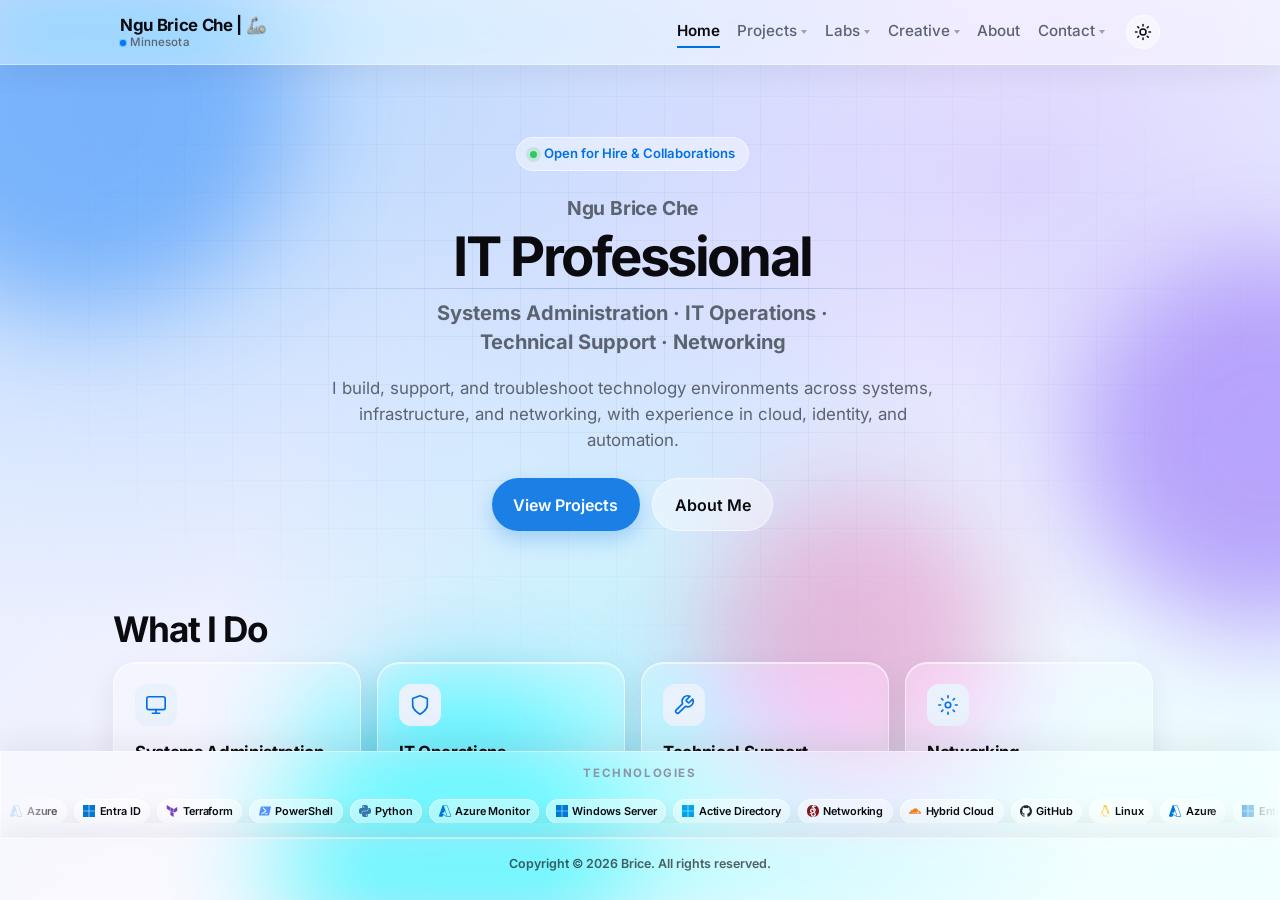
<file: index.html>
<!DOCTYPE html>
<html lang="en">
<head>
  <meta charset="UTF-8" />
  <meta name="viewport" content="width=device-width, initial-scale=1" />
  <title>Ngu Brice Che | 🦾 — Home</title>
  <meta name="description" content="IT Professional — Systems Administration, IT Operations, Technical Support, and Networking. Portfolio of Ngu Brice Che." />
  <link rel="icon" href="assets/favicon.svg" type="image/svg+xml" />
  <link rel="stylesheet" href="css/site.css?v=2026-10-20-inter" />
  <script>
    (function () {
      try {
        var stored = localStorage.getItem('po-theme');
        var theme = stored || (window.matchMedia('(prefers-color-scheme: dark)').matches ? 'dark' : 'light');
        document.documentElement.setAttribute('data-theme', theme);
      } catch (e) {}
    })();
  </script>
</head>
<body class="glass-po">
  <div class="anim-bg" aria-hidden="true">
    <div class="blob b1"></div>
    <div class="blob b2"></div>
    <div class="blob b3"></div>
    <div class="blob b4"></div>
  </div>
  <header>
    <div class="wrap nav">
      <div class="brand">
        <a class="brand-name" href="index.html">Ngu Brice Che | 🦾</a>
        <a class="brand-loc" href="https://maps.apple.com/?q=Ramsey%2C%20Minnesota" target="_blank" rel="noopener noreferrer"><span class="loc-pin" aria-hidden="true"></span><span class="brand-loc-text">Minnesota</span></a>
      </div>
      <nav class="nav-links" aria-label="Primary">
        <a href="index.html" data-nav="home">Home</a>

        <div class="nav-item">
          <a href="projects.html" data-nav="projects" aria-haspopup="true" aria-expanded="false">Projects</a>
                    <div class="nav-dropdown" role="menu">
            <a role="menuitem" href="projects.html">All projects</a>
            <a role="menuitem" href="projects.html?repo=CloudProjects">Network upgrade lab</a>
            <a role="menuitem" href="projects.html?repo=Multi-Region-Azure-Hybrid-Infrastructure-Zero-Trust-Identity">Multi-region Azure hybrid</a>
            <a role="menuitem" href="projects.html?repo=configure-ad">Hybrid AD lab</a>
            <a role="menuitem" href="projects.html?repo=Azure-Cloud-Skills-and-Use-Cases">Azure skills &amp; use cases</a>
            <a role="menuitem" href="projects.html?repo=entra-hybrid-proof">Entra identity pack</a>
          </div>
        </div>

        <div class="nav-item">
          <a href="labs.html" data-nav="labs" aria-haspopup="true" aria-expanded="false">Labs</a>
          <div class="nav-dropdown" role="menu">
            <a role="menuitem" href="labs.html">All labs</a>
            <a role="menuitem" href="labs.html#labs-diagrams">Architecture diagrams</a>
          </div>
        </div>

        <div class="nav-item">
          <a href="creative.html" data-nav="creative" aria-haspopup="true" aria-expanded="false">Creative</a>
          <div class="nav-dropdown" role="menu">
            <a role="menuitem" href="creative.html">All creative</a>
            <a role="menuitem" href="creative.html#video-editing">Video editing</a>
            <a role="menuitem" href="creative.html#resume-design">Resume design</a>
            <a role="menuitem" href="creative.html#content-creation">Content creation</a>
            <a role="menuitem" href="creative.html#photo-editing">Photo editing</a>
            <a role="menuitem" href="creative.html#technical-documentation">Technical documentation</a>
            <a role="menuitem" href="creative.html#ai-assisted-workflows">AI-assisted workflows</a>
          </div>
        </div>

        <a href="about.html" data-nav="about">About</a>

        <div class="nav-item">
          <a href="contact.html" data-nav="contact" aria-haspopup="true" aria-expanded="false">Contact</a>
          <div class="nav-dropdown" role="menu">
            <a role="menuitem" href="contact.html">Contact page</a>
            <a role="menuitem" href="https://www.linkedin.com/in/ngubriceche" target="_blank" rel="noopener noreferrer">LinkedIn</a>
            <a role="menuitem" href="mailto:supbricenow@gmail.com">Email</a>
            <a role="menuitem" href="mailto:supbricenow@gmail.com?subject=Phone%20call%20request">Request a call</a>
            <a role="menuitem" href="https://cal.com/supbrice" target="_blank" rel="noopener noreferrer">Schedule a call</a>
          </div>
        </div>

                <button type="button" class="theme-toggle" data-theme-toggle aria-label="Switch to dark mode" title="Theme">
          <span class="theme-icon theme-icon-sun" aria-hidden="true">
            <svg viewBox="0 0 24 24" width="18" height="18" fill="none" stroke="currentColor" stroke-width="2" stroke-linecap="round"><circle cx="12" cy="12" r="4"/><path d="M12 2v2M12 20v2M4.93 4.93l1.41 1.41M17.66 17.66l1.41 1.41M2 12h2M20 12h2M4.93 19.07l1.41-1.41M17.66 6.34l1.41-1.41"/></svg>
          </span>
          <span class="theme-icon theme-icon-moon" aria-hidden="true">
            <svg viewBox="0 0 24 24" width="18" height="18" fill="none" stroke="currentColor" stroke-width="2" stroke-linecap="round" stroke-linejoin="round"><path d="M21 14.5A8.5 8.5 0 1 1 9.5 3 7 7 0 0 0 21 14.5z"/></svg>
          </span>
        </button>
      </nav>
    </div>
  </header>

  <main class="page home-hub" id="top">
    <section class="hero wrap home-hero">
      <div class="eyebrow"><span class="dot" aria-hidden="true"></span> Open for Hire &amp; Collaborations</div>
      <p class="hero-name">Ngu Brice Che</p>
      <h1>IT Professional</h1>
      <p class="subtitle home-focus"><span class="focus-item">Systems Administration</span> · <span class="focus-item">IT Operations</span> · <span class="focus-item">Technical Support</span> · <span class="focus-item">Networking</span></p>
      <p class="home-intro">I build, support, and troubleshoot technology environments across systems, infrastructure, and networking, with experience in cloud, identity, and automation.</p>
      <div class="actions">
        <a class="btn btn-primary" href="projects.html">View Projects</a>
        <a class="btn btn-secondary" href="about.html">About Me</a>
      </div>
    </section>

    <section class="block wrap" id="what-i-do" aria-labelledby="what-heading">
      <div class="section-head">
        <h2 id="what-heading">What I Do</h2>
      </div>
      <div class="grid home-do-grid">
        <article class="card home-do-card">
          <div class="home-do-icon" aria-hidden="true">
            <svg viewBox="0 0 24 24" width="22" height="22" fill="none" stroke="currentColor" stroke-width="1.8" stroke-linecap="round" stroke-linejoin="round"><rect x="2" y="3" width="20" height="14" rx="2"/><path d="M8 21h8M12 17v4"/></svg>
          </div>
          <h3>Systems Administration</h3>
          <p>Windows Server, Active Directory, identity, and hybrid infrastructure foundations.</p>
        </article>
        <article class="card home-do-card">
          <div class="home-do-icon" aria-hidden="true">
            <svg viewBox="0 0 24 24" width="22" height="22" fill="none" stroke="currentColor" stroke-width="1.8" stroke-linecap="round" stroke-linejoin="round"><path d="M12 22s8-4 8-10V5l-8-3-8 3v7c0 6 8 10 8 10z"/></svg>
          </div>
          <h3>IT Operations</h3>
          <p>Reliable day-to-day operations, monitoring habits, and SLA-minded follow-through.</p>
        </article>
        <article class="card home-do-card">
          <div class="home-do-icon" aria-hidden="true">
            <svg viewBox="0 0 24 24" width="22" height="22" fill="none" stroke="currentColor" stroke-width="1.8" stroke-linecap="round" stroke-linejoin="round"><path d="M14.7 6.3a1 1 0 0 0 0 1.4l1.6 1.6a1 1 0 0 0 1.4 0l3.77-3.77a6 6 0 0 1-7.94 7.94l-6.91 6.91a2.12 2.12 0 0 1-3-3l6.91-6.91a6 6 0 0 1 7.94-7.94l-3.76 3.76z"/></svg>
          </div>
          <h3>Technical Support</h3>
          <p>Tier-style troubleshooting that keeps people productive and systems stable.</p>
        </article>
        <article class="card home-do-card">
          <div class="home-do-icon" aria-hidden="true">
            <svg viewBox="0 0 24 24" width="22" height="22" fill="none" stroke="currentColor" stroke-width="1.8" stroke-linecap="round" stroke-linejoin="round"><circle cx="12" cy="12" r="3"/><path d="M12 2v2M12 20v2M4.93 4.93l1.41 1.41M17.66 17.66l1.41 1.41M2 12h2M20 12h2M4.93 19.07l1.41-1.41M17.66 6.34l1.41-1.41"/></svg>
          </div>
          <h3>Networking</h3>
          <p>Segmentation, connectivity patterns, and lab-built infrastructure design notes.</p>
        </article>
      </div>
    </section>

    <section class="block wrap" id="featured" aria-labelledby="featured-heading">
      <div class="section-head">
        <h2 id="featured-heading">Featured Work</h2>
      </div>
      <div class="grid home-featured-grid">
        <a class="card card-hit home-feature-card" href="projects.html?repo=CloudProjects">
          <img class="home-feature-img" src="assets/previews/CloudProjects.png" alt="" width="640" height="400" loading="lazy" />
          <div class="home-feature-body">
            <span class="tag">Project</span>
            <h3>Network upgrade lab</h3>
            <p>Segmented business network design with UniFi, VLANs, and OT isolation.</p>
          </div>
        </a>
        <a class="card card-hit home-feature-card" href="projects.html?repo=Multi-Region-Azure-Hybrid-Infrastructure-Zero-Trust-Identity">
          <img class="home-feature-img" src="assets/previews/Multi-Region-Azure-Hybrid-Infrastructure-Zero-Trust-Identity.png" alt="" width="640" height="400" loading="lazy" />
          <div class="home-feature-body">
            <span class="tag">Project</span>
            <h3>Multi-region Azure hybrid lab</h3>
            <p>Terraform lab for multi-region Azure networking with hybrid connectivity and identity-minded access.</p>
          </div>
        </a>
        <a class="card card-hit home-feature-card" href="projects.html?repo=entra-hybrid-proof">
          <img class="home-feature-img" src="assets/previews/entra-hybrid-proof.png" alt="" width="640" height="400" loading="lazy" />
          <div class="home-feature-body">
            <span class="tag">Lab</span>
            <h3>Entra identity pack</h3>
            <p>Entra ID + hybrid identity pack: Conditional Access, PIM, group access, and JML scripts.</p>
          </div>
        </a>
      </div>
      <div class="actions home-section-actions">
        <a class="btn btn-secondary" href="projects.html">All projects</a>
        <a class="btn btn-secondary" href="labs.html">Labs catalog</a>
      </div>
    </section>

    <section class="block wrap" id="career" aria-labelledby="career-heading">
      <div class="section-head">
        <h2 id="career-heading">Career Snapshot</h2>
      </div>
      <div class="card home-snapshot">
        <p>I’m an IT professional in Minnesota with a path through technical support, systems administration, workforce operations, and client support — including work at <strong>MTN Cameroon</strong>, <strong>nVent HOFFMAN</strong>, <strong>WTW</strong>, <strong>Foundever</strong>, and <strong>Roundel (Target)</strong>.</p>
        <p>That background built a foundation in Tier 2/3 support, identity and access, hybrid infrastructure, troubleshooting, and SLA-focused operations — with Azure, Entra ID / Active Directory, Terraform, PowerShell, and Python as supporting skills.</p>
        <div class="actions home-section-actions">
          <a class="btn btn-primary" href="about.html">Read About</a>
        </div>
      </div>
    </section>

    <section class="block wrap" id="beyond" aria-labelledby="beyond-heading">
      <div class="section-head">
        <h2 id="beyond-heading">Beyond IT</h2>
      </div>
      <div class="grid home-beyond-grid">
        <a class="card card-hit home-beyond-card" href="creative.html#video-editing">
          <span class="tag">Creative</span>
          <h3>Video &amp; photo</h3>
          <p>Editing clips, screen demos, and photos for clear communication.</p>
        </a>
        <a class="card card-hit home-beyond-card" href="creative.html#resume-design">
          <span class="tag">Creative</span>
          <h3>Docs &amp; resumes</h3>
          <p>Resume design and technical documentation alongside IT delivery.</p>
        </a>
        <a class="card card-hit home-beyond-card" href="creative.html#ai-assisted-workflows">
          <span class="tag">AI</span>
          <h3>AI-assisted workflows</h3>
          <p>Using AI for research and drafting — with human review before anything ships.</p>
        </a>
      </div>
      <div class="actions home-section-actions">
        <a class="btn btn-secondary" href="creative.html">Explore Creative</a>
      </div>
    </section>

    <section class="block wrap home-connect" id="connect" aria-labelledby="connect-heading">
      <div class="section-head">
        <h2 id="connect-heading">Let’s Connect</h2>
        <p>Open to IT roles, technical projects, and lab collaboration.</p>
      </div>
      <div class="actions home-connect-actions">
        <a class="btn btn-primary" href="contact.html">Contact</a>
        <a class="btn btn-secondary" href="https://www.linkedin.com/in/ngubriceche" target="_blank" rel="noopener noreferrer">LinkedIn</a>
        <a class="btn btn-secondary" href="https://github.com/supbrice" target="_blank" rel="noopener noreferrer">GitHub</a>
      </div>
    </section>
  </main>

  <section class="tech-ticker" aria-label="Platforms and technologies">
    <div class="ticker-label">Technologies</div>
    <div class="ticker-viewport">
      <div class="ticker-track">
        <div class="ticker-group">
          <a class="tech-pill tech-azure" href="https://azure.microsoft.com/" target="_blank" rel="noopener noreferrer"><img class="tech-icon" src="assets/tech/azure.svg" alt="" width="12" height="12" /><span>Azure</span></a>
          <a class="tech-pill tech-entra" href="https://www.microsoft.com/security/business/microsoft-entra" target="_blank" rel="noopener noreferrer"><img class="tech-icon" src="assets/tech/entra.svg" alt="" width="12" height="12" /><span>Entra ID</span></a>
          <a class="tech-pill tech-terraform" href="https://www.terraform.io/" target="_blank" rel="noopener noreferrer"><img class="tech-icon" src="assets/tech/terraform.svg" alt="" width="12" height="12" /><span>Terraform</span></a>
          <a class="tech-pill tech-powershell" href="https://learn.microsoft.com/powershell/" target="_blank" rel="noopener noreferrer"><img class="tech-icon" src="assets/tech/powershell.svg" alt="" width="12" height="12" /><span>PowerShell</span></a>
          <a class="tech-pill tech-python" href="https://www.python.org/" target="_blank" rel="noopener noreferrer"><img class="tech-icon" src="assets/tech/python.svg" alt="" width="12" height="12" /><span>Python</span></a>
          <a class="tech-pill tech-azure" href="https://azure.microsoft.com/products/monitor/" target="_blank" rel="noopener noreferrer"><img class="tech-icon" src="assets/tech/azure-monitor.svg" alt="" width="12" height="12" /><span>Azure Monitor</span></a>
          <a class="tech-pill tech-windows" href="https://www.microsoft.com/windows-server" target="_blank" rel="noopener noreferrer"><img class="tech-icon" src="assets/tech/windows-server.svg" alt="" width="12" height="12" /><span>Windows Server</span></a>
          <a class="tech-pill tech-ad" href="https://learn.microsoft.com/windows-server/identity/ad-ds/get-started/virtual-dc/active-directory-domain-services-overview" target="_blank" rel="noopener noreferrer"><img class="tech-icon" src="assets/tech/active-directory.svg" alt="" width="12" height="12" /><span>Active Directory</span></a>
          <a class="tech-pill tech-net" href="https://learn.microsoft.com/windows-server/networking/networking" target="_blank" rel="noopener noreferrer"><img class="tech-icon" src="assets/tech/networking.svg" alt="" width="12" height="12" /><span>Networking</span></a>
          <a class="tech-pill tech-hybrid" href="https://azure.microsoft.com/solutions/hybrid-cloud-app/" target="_blank" rel="noopener noreferrer"><img class="tech-icon" src="assets/tech/hybrid-cloud.svg" alt="" width="12" height="12" /><span>Hybrid Cloud</span></a>
          <a class="tech-pill tech-github" href="https://github.com/" target="_blank" rel="noopener noreferrer"><img class="tech-icon" src="assets/tech/github.svg" alt="" width="12" height="12" /><span>GitHub</span></a>
          <a class="tech-pill tech-linux" href="https://www.kernel.org/" target="_blank" rel="noopener noreferrer"><img class="tech-icon" src="assets/tech/linux.svg" alt="" width="12" height="12" /><span>Linux</span></a>
        </div>
        <div class="ticker-group" aria-hidden="true">
          <a class="tech-pill tech-azure" href="https://azure.microsoft.com/" tabindex="-1"><img class="tech-icon" src="assets/tech/azure.svg" alt="" width="12" height="12" /><span>Azure</span></a>
          <a class="tech-pill tech-entra" href="https://www.microsoft.com/security/business/microsoft-entra" tabindex="-1"><img class="tech-icon" src="assets/tech/entra.svg" alt="" width="12" height="12" /><span>Entra ID</span></a>
          <a class="tech-pill tech-terraform" href="https://www.terraform.io/" tabindex="-1"><img class="tech-icon" src="assets/tech/terraform.svg" alt="" width="12" height="12" /><span>Terraform</span></a>
          <a class="tech-pill tech-powershell" href="https://learn.microsoft.com/powershell/" tabindex="-1"><img class="tech-icon" src="assets/tech/powershell.svg" alt="" width="12" height="12" /><span>PowerShell</span></a>
          <a class="tech-pill tech-python" href="https://www.python.org/" tabindex="-1"><img class="tech-icon" src="assets/tech/python.svg" alt="" width="12" height="12" /><span>Python</span></a>
          <a class="tech-pill tech-azure" href="https://azure.microsoft.com/products/monitor/" tabindex="-1"><img class="tech-icon" src="assets/tech/azure-monitor.svg" alt="" width="12" height="12" /><span>Azure Monitor</span></a>
          <a class="tech-pill tech-windows" href="https://www.microsoft.com/windows-server" tabindex="-1"><img class="tech-icon" src="assets/tech/windows-server.svg" alt="" width="12" height="12" /><span>Windows Server</span></a>
          <a class="tech-pill tech-ad" href="https://learn.microsoft.com/windows-server/identity/ad-ds/get-started/virtual-dc/active-directory-domain-services-overview" tabindex="-1"><img class="tech-icon" src="assets/tech/active-directory.svg" alt="" width="12" height="12" /><span>Active Directory</span></a>
          <a class="tech-pill tech-net" href="https://learn.microsoft.com/windows-server/networking/networking" tabindex="-1"><img class="tech-icon" src="assets/tech/networking.svg" alt="" width="12" height="12" /><span>Networking</span></a>
          <a class="tech-pill tech-hybrid" href="https://azure.microsoft.com/solutions/hybrid-cloud-app/" tabindex="-1"><img class="tech-icon" src="assets/tech/hybrid-cloud.svg" alt="" width="12" height="12" /><span>Hybrid Cloud</span></a>
          <a class="tech-pill tech-github" href="https://github.com/" tabindex="-1"><img class="tech-icon" src="assets/tech/github.svg" alt="" width="12" height="12" /><span>GitHub</span></a>
          <a class="tech-pill tech-linux" href="https://www.kernel.org/" tabindex="-1"><img class="tech-icon" src="assets/tech/linux.svg" alt="" width="12" height="12" /><span>Linux</span></a>
        </div>
      </div>
    </div>
  </section>

  <footer class="site-footer">
    <div class="wrap">
      <p class="copyright">Copyright © 2026 Brice. All rights reserved.</p>
    </div>
  </footer>
  <script src="js/theme.js"></script>
  <script src="js/nav.js"></script>
  <script src="js/motion.js"></script>
</body>
</html>
</file>
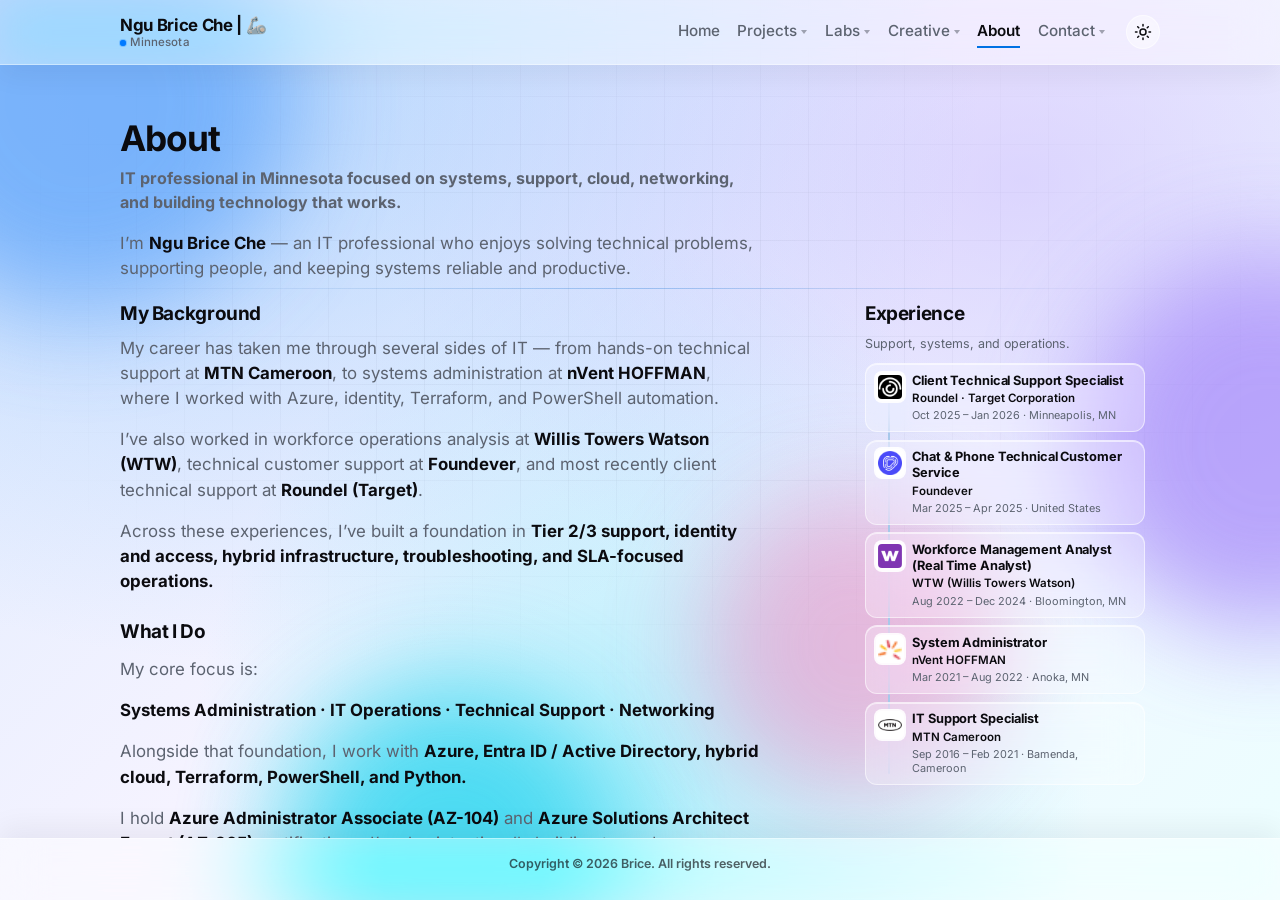
<file: about.html>
<!DOCTYPE html>
<html lang="en">
<head>
  <meta charset="UTF-8" />
  <meta name="viewport" content="width=device-width, initial-scale=1" />
  <title>Ngu Brice Che | 🦾 — About</title>
  <link rel="icon" href="assets/favicon.svg" type="image/svg+xml" />
  <link rel="stylesheet" href="css/site.css?v=2026-10-20-inter" />
  <script>
    (function () {
      try {
        var stored = localStorage.getItem('po-theme');
        var theme = stored || (window.matchMedia('(prefers-color-scheme: dark)').matches ? 'dark' : 'light');
        document.documentElement.setAttribute('data-theme', theme);
      } catch (e) {}
    })();
  </script>
</head>
<body class="glass-po">
    <div class="anim-bg" aria-hidden="true">
    <div class="blob b1"></div>
    <div class="blob b2"></div>
    <div class="blob b3"></div>
    <div class="blob b4"></div>
  </div>
<header>
    <div class="wrap nav">
      <div class="brand">
        <a class="brand-name" href="index.html">Ngu Brice Che | 🦾</a>
        <a class="brand-loc" href="https://maps.apple.com/?q=Ramsey%2C%20Minnesota" target="_blank" rel="noopener noreferrer"><span class="loc-pin" aria-hidden="true"></span><span class="brand-loc-text">Minnesota</span></a>
      </div>
      <nav class="nav-links" aria-label="Primary">
        <a href="index.html" data-nav="home">Home</a>

        <div class="nav-item">
          <a href="projects.html" data-nav="projects" aria-haspopup="true" aria-expanded="false">Projects</a>
                    <div class="nav-dropdown" role="menu">
            <a role="menuitem" href="projects.html">All projects</a>
            <a role="menuitem" href="projects.html?repo=CloudProjects">Network upgrade lab</a>
            <a role="menuitem" href="projects.html?repo=Multi-Region-Azure-Hybrid-Infrastructure-Zero-Trust-Identity">Multi-region Azure hybrid</a>
            <a role="menuitem" href="projects.html?repo=configure-ad">Hybrid AD lab</a>
            <a role="menuitem" href="projects.html?repo=Azure-Cloud-Skills-and-Use-Cases">Azure skills &amp; use cases</a>
            <a role="menuitem" href="projects.html?repo=entra-hybrid-proof">Entra identity pack</a>
          </div>
        </div>

        <div class="nav-item">
          <a href="labs.html" data-nav="labs" aria-haspopup="true" aria-expanded="false">Labs</a>
          <div class="nav-dropdown" role="menu">
            <a role="menuitem" href="labs.html">All labs</a>
            <a role="menuitem" href="labs.html#labs-diagrams">Architecture diagrams</a>
          </div>
        </div>

        <div class="nav-item">
          <a href="creative.html" data-nav="creative" aria-haspopup="true" aria-expanded="false">Creative</a>
          <div class="nav-dropdown" role="menu">
            <a role="menuitem" href="creative.html">All creative</a>
            <a role="menuitem" href="creative.html#video-editing">Video editing</a>
            <a role="menuitem" href="creative.html#resume-design">Resume design</a>
            <a role="menuitem" href="creative.html#content-creation">Content creation</a>
            <a role="menuitem" href="creative.html#photo-editing">Photo editing</a>
            <a role="menuitem" href="creative.html#technical-documentation">Technical documentation</a>
            <a role="menuitem" href="creative.html#ai-assisted-workflows">AI-assisted workflows</a>
          </div>
        </div>

        <a href="about.html" data-nav="about">About</a>

        <div class="nav-item">
          <a href="contact.html" data-nav="contact" aria-haspopup="true" aria-expanded="false">Contact</a>
          <div class="nav-dropdown" role="menu">
            <a role="menuitem" href="contact.html">Contact page</a>
            <a role="menuitem" href="https://www.linkedin.com/in/ngubriceche" target="_blank" rel="noopener noreferrer">LinkedIn</a>
            <a role="menuitem" href="mailto:supbricenow@gmail.com">Email</a>
            <a role="menuitem" href="mailto:supbricenow@gmail.com?subject=Phone%20call%20request">Request a call</a>
            <a role="menuitem" href="https://cal.com/supbrice" target="_blank" rel="noopener noreferrer">Schedule a call</a>
          </div>
        </div>

                <button type="button" class="theme-toggle" data-theme-toggle aria-label="Switch to dark mode" title="Theme">
          <span class="theme-icon theme-icon-sun" aria-hidden="true">
            <svg viewBox="0 0 24 24" width="18" height="18" fill="none" stroke="currentColor" stroke-width="2" stroke-linecap="round"><circle cx="12" cy="12" r="4"/><path d="M12 2v2M12 20v2M4.93 4.93l1.41 1.41M17.66 17.66l1.41 1.41M2 12h2M20 12h2M4.93 19.07l1.41-1.41M17.66 6.34l1.41-1.41"/></svg>
          </span>
          <span class="theme-icon theme-icon-moon" aria-hidden="true">
            <svg viewBox="0 0 24 24" width="18" height="18" fill="none" stroke="currentColor" stroke-width="2" stroke-linecap="round" stroke-linejoin="round"><path d="M21 14.5A8.5 8.5 0 1 1 9.5 3 7 7 0 0 0 21 14.5z"/></svg>
          </span>
        </button>
      </nav>
    </div>
  </header>
  <main class="page wrap about-page">
    <div class="page-hero">
      <h1 class="page-title">About</h1>
      <p class="lede"><strong>IT professional in Minnesota focused on systems, support, cloud, networking, and building technology that works.</strong></p>
    </div>

    <section class="block about-intro" style="padding-top:0;padding-bottom:0.5rem;">
      <div class="prose">
        <p>I’m <strong>Ngu Brice Che</strong> — an IT professional who enjoys solving technical problems, supporting people, and keeping systems reliable and productive.</p>
      </div>
    </section>

    <section class="block about-split" style="padding-top:0.75rem;" aria-label="About and experience">
      <div class="about-copy">
        <div class="prose">
          <h2 class="about-col-title">My Background</h2>
          <p>My career has taken me through several sides of IT — from hands-on technical support at <strong>MTN Cameroon</strong>, to systems administration at <strong>nVent HOFFMAN</strong>, where I worked with Azure, identity, Terraform, and PowerShell automation.</p>
          <p>I’ve also worked in workforce operations analysis at <strong>Willis Towers Watson (WTW)</strong>, technical customer support at <strong>Foundever</strong>, and most recently client technical support at <strong>Roundel (Target)</strong>.</p>
          <p>Across these experiences, I’ve built a foundation in <strong>Tier 2/3 support, identity and access, hybrid infrastructure, troubleshooting, and SLA-focused operations.</strong></p>

          <h2>What I Do</h2>
          <p>My core focus is:</p>
          <p><strong>Systems Administration · IT Operations · Technical Support · Networking</strong></p>
          <p>Alongside that foundation, I work with <strong>Azure, Entra ID / Active Directory, hybrid cloud, Terraform, PowerShell, and Python.</strong></p>
          <p>I hold <strong>Azure Administrator Associate (AZ-104)</strong> and <strong>Azure Solutions Architect Expert (AZ-305)</strong> certifications. I’m also intentionally building toward <strong>cybersecurity and security operations</strong>, continuing to expand my technical skill set as I grow.</p>
        </div>
      </div>

      <aside class="about-timeline" aria-labelledby="experience-heading">
        <div class="about-timeline-head">
          <h2 id="experience-heading" class="about-col-title">Experience</h2>
          <p>Support, systems, and operations.</p>
        </div>
        <ol class="experience-list experience-timeline">
          <li class="experience-entry"><a class="experience-item experience-link" href="https://www.linkedin.com/in/ngubriceche/details/experience/" target="_blank" rel="noopener noreferrer" aria-label="View Roundel / Target Corporation role on LinkedIn">
            <img class="experience-logo" src="assets/companies/roundel-fav.png" width="48" height="48" alt="Roundel logo" />
            <div class="experience-body">
              <h3 class="experience-title">Client Technical Support Specialist</h3>
              <p class="experience-company">Roundel · Target Corporation</p>
              <p class="experience-meta"><time datetime="2025-10">Oct 2025</time> – <time datetime="2026-01">Jan 2026</time> · Minneapolis, MN</p>
            </div>
          </a></li>
          <li class="experience-entry"><a class="experience-item experience-link" href="https://www.linkedin.com/in/ngubriceche/details/experience/" target="_blank" rel="noopener noreferrer" aria-label="View Foundever role on LinkedIn">
            <img class="experience-logo" src="assets/companies/foundever-fav.png" width="48" height="48" alt="Foundever logo" />
            <div class="experience-body">
              <h3 class="experience-title">Chat &amp; Phone Technical Customer Service</h3>
              <p class="experience-company">Foundever</p>
              <p class="experience-meta"><time datetime="2025-03">Mar 2025</time> – <time datetime="2025-04">Apr 2025</time> · United States</p>
            </div>
          </a></li>
          <li class="experience-entry"><a class="experience-item experience-link" href="https://www.linkedin.com/in/ngubriceche/details/experience/" target="_blank" rel="noopener noreferrer" aria-label="View WTW (Willis Towers Watson) role on LinkedIn">
            <img class="experience-logo" src="assets/companies/wtwco-fav.png" width="48" height="48" alt="WTW logo" />
            <div class="experience-body">
              <h3 class="experience-title">Workforce Management Analyst (Real Time Analyst)</h3>
              <p class="experience-company">WTW (Willis Towers Watson)</p>
              <p class="experience-meta"><time datetime="2022-08">Aug 2022</time> – <time datetime="2024-12">Dec 2024</time> · Bloomington, MN</p>
            </div>
          </a></li>
          <li class="experience-entry"><a class="experience-item experience-link" href="https://www.linkedin.com/in/ngubriceche/details/experience/" target="_blank" rel="noopener noreferrer" aria-label="View nVent HOFFMAN role on LinkedIn">
            <img class="experience-logo" src="assets/companies/nvent-fav.png" width="48" height="48" alt="nVent logo" />
            <div class="experience-body">
              <h3 class="experience-title">System Administrator</h3>
              <p class="experience-company">nVent HOFFMAN</p>
              <p class="experience-meta"><time datetime="2021-03">Mar 2021</time> – <time datetime="2022-08">Aug 2022</time> · Anoka, MN</p>
            </div>
          </a></li>
          <li class="experience-entry"><a class="experience-item experience-link" href="https://www.linkedin.com/in/ngubriceche/details/experience/" target="_blank" rel="noopener noreferrer" aria-label="View MTN Cameroon role on LinkedIn">
            <img class="experience-logo" src="assets/companies/mtn-fav.png" width="48" height="48" alt="MTN logo" />
            <div class="experience-body">
              <h3 class="experience-title">IT Support Specialist</h3>
              <p class="experience-company">MTN Cameroon</p>
              <p class="experience-meta"><time datetime="2016-09">Sep 2016</time> – <time datetime="2021-02">Feb 2021</time> · Bamenda, Cameroon</p>
            </div>
          </a></li>
        </ol>
      </aside>
    </section>

    <section class="block about-beyond" aria-labelledby="beyond-heading">
      <div class="prose">
        <h2 id="beyond-heading">Beyond IT</h2>
        <p>Technology is my main focus, but it isn’t the only thing I enjoy building.</p>
        <p>I also work with <strong>video and photo editing, resume design, technical documentation, content creation, and AI-assisted workflows</strong>. These creative skills complement my IT background and give me another way to communicate ideas, solve problems, and bring projects to life.</p>
        <p><strong>IT is the foundation. Creativity is another tool in the toolbox.</strong></p>
      </div>
      <div class="actions about-actions">
        <a class="btn btn-primary" href="projects.html">See projects</a>
        <a class="btn btn-secondary" href="creative.html">Creative</a>
        <a class="btn btn-secondary" href="contact.html">Contact</a>
      </div>
    </section>
  </main>
  <footer class="site-footer">
    <div class="wrap">
      <p class="copyright">Copyright © 2026 Brice. All rights reserved.</p>
    </div>
  </footer>
  <script src="js/theme.js"></script>
  <script src="js/nav.js"></script>
  <script src="js/motion.js"></script>
</body>
</html>
</file>
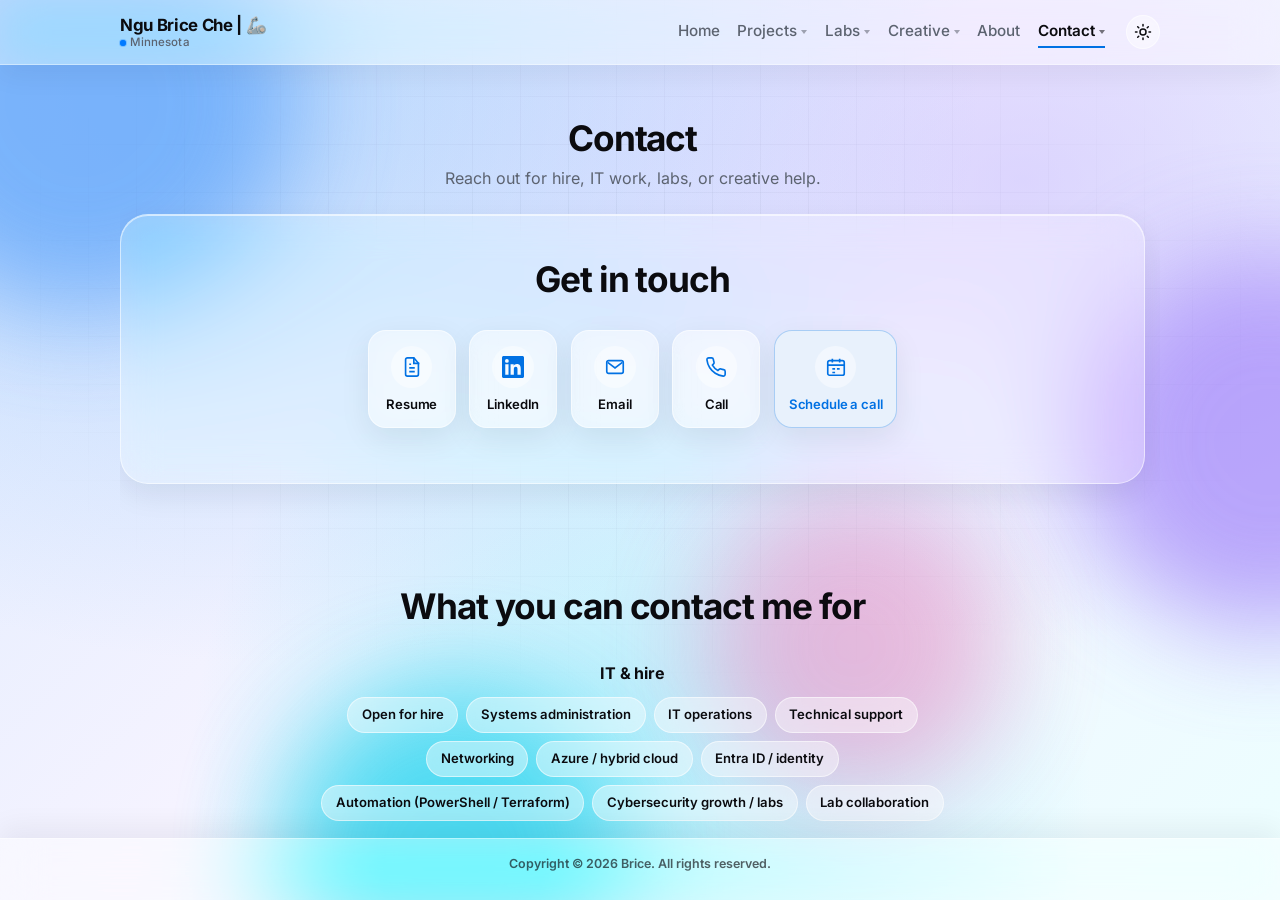
<file: contact.html>
<!DOCTYPE html>
<html lang="en">
<head>
  <meta charset="UTF-8" />
  <meta name="viewport" content="width=device-width, initial-scale=1" />
  <title>Ngu Brice Che | 🦾 — Contact</title>
  <link rel="icon" href="assets/favicon.svg" type="image/svg+xml" />
  <link rel="stylesheet" href="css/site.css?v=2026-10-20-inter" />
  <script>
    (function () {
      try {
        var stored = localStorage.getItem('po-theme');
        var theme = stored || (window.matchMedia('(prefers-color-scheme: dark)').matches ? 'dark' : 'light');
        document.documentElement.setAttribute('data-theme', theme);
      } catch (e) {}
    })();
  </script>
</head>
<body class="glass-po">
    <div class="anim-bg" aria-hidden="true">
    <div class="blob b1"></div>
    <div class="blob b2"></div>
    <div class="blob b3"></div>
    <div class="blob b4"></div>
  </div>
<header>
    <div class="wrap nav">
      <div class="brand">
        <a class="brand-name" href="index.html">Ngu Brice Che | 🦾</a>
        <a class="brand-loc" href="https://maps.apple.com/?q=Ramsey%2C%20Minnesota" target="_blank" rel="noopener noreferrer"><span class="loc-pin" aria-hidden="true"></span><span class="brand-loc-text">Minnesota</span></a>
      </div>
      <nav class="nav-links" aria-label="Primary">
        <a href="index.html" data-nav="home">Home</a>

        <div class="nav-item">
          <a href="projects.html" data-nav="projects" aria-haspopup="true" aria-expanded="false">Projects</a>
                    <div class="nav-dropdown" role="menu">
            <a role="menuitem" href="projects.html">All projects</a>
            <a role="menuitem" href="projects.html?repo=CloudProjects">Network upgrade lab</a>
            <a role="menuitem" href="projects.html?repo=Multi-Region-Azure-Hybrid-Infrastructure-Zero-Trust-Identity">Multi-region Azure hybrid</a>
            <a role="menuitem" href="projects.html?repo=configure-ad">Hybrid AD lab</a>
            <a role="menuitem" href="projects.html?repo=Azure-Cloud-Skills-and-Use-Cases">Azure skills &amp; use cases</a>
            <a role="menuitem" href="projects.html?repo=entra-hybrid-proof">Entra identity pack</a>
          </div>
        </div>

        <div class="nav-item">
          <a href="labs.html" data-nav="labs" aria-haspopup="true" aria-expanded="false">Labs</a>
          <div class="nav-dropdown" role="menu">
            <a role="menuitem" href="labs.html">All labs</a>
            <a role="menuitem" href="labs.html#labs-diagrams">Architecture diagrams</a>
          </div>
        </div>

        <div class="nav-item">
          <a href="creative.html" data-nav="creative" aria-haspopup="true" aria-expanded="false">Creative</a>
          <div class="nav-dropdown" role="menu">
            <a role="menuitem" href="creative.html">All creative</a>
            <a role="menuitem" href="creative.html#video-editing">Video editing</a>
            <a role="menuitem" href="creative.html#resume-design">Resume design</a>
            <a role="menuitem" href="creative.html#content-creation">Content creation</a>
            <a role="menuitem" href="creative.html#photo-editing">Photo editing</a>
            <a role="menuitem" href="creative.html#technical-documentation">Technical documentation</a>
            <a role="menuitem" href="creative.html#ai-assisted-workflows">AI-assisted workflows</a>
          </div>
        </div>

        <a href="about.html" data-nav="about">About</a>

        <div class="nav-item">
          <a href="contact.html" data-nav="contact" aria-haspopup="true" aria-expanded="false">Contact</a>
          <div class="nav-dropdown" role="menu">
            <a role="menuitem" href="contact.html">Contact page</a>
            <a role="menuitem" href="https://www.linkedin.com/in/ngubriceche" target="_blank" rel="noopener noreferrer">LinkedIn</a>
            <a role="menuitem" href="mailto:supbricenow@gmail.com">Email</a>
            <a role="menuitem" href="mailto:supbricenow@gmail.com?subject=Phone%20call%20request">Request a call</a>
            <a role="menuitem" href="https://cal.com/supbrice" target="_blank" rel="noopener noreferrer">Schedule a call</a>
          </div>
        </div>

                <button type="button" class="theme-toggle" data-theme-toggle aria-label="Switch to dark mode" title="Theme">
          <span class="theme-icon theme-icon-sun" aria-hidden="true">
            <svg viewBox="0 0 24 24" width="18" height="18" fill="none" stroke="currentColor" stroke-width="2" stroke-linecap="round"><circle cx="12" cy="12" r="4"/><path d="M12 2v2M12 20v2M4.93 4.93l1.41 1.41M17.66 17.66l1.41 1.41M2 12h2M20 12h2M4.93 19.07l1.41-1.41M17.66 6.34l1.41-1.41"/></svg>
          </span>
          <span class="theme-icon theme-icon-moon" aria-hidden="true">
            <svg viewBox="0 0 24 24" width="18" height="18" fill="none" stroke="currentColor" stroke-width="2" stroke-linecap="round" stroke-linejoin="round"><path d="M21 14.5A8.5 8.5 0 1 1 9.5 3 7 7 0 0 0 21 14.5z"/></svg>
          </span>
        </button>
      </nav>
    </div>
  </header>
  <main class="page wrap contact-page">
    <div class="page-hero" style="text-align:center;">
      <h1 class="page-title">Contact</h1>
      <p class="lede" style="margin-left:auto;margin-right:auto;">Reach out for hire, IT work, labs, or creative help.</p>
    </div>

    <section class="block" style="padding-top:0;">
      <div class="panel contact-panel">
        <h2>Get in touch</h2>
        <div class="contact-icons" role="list">
<a class="contact-icon" role="listitem" href="assets/Brice-Resume.pdf" target="_blank" rel="noopener noreferrer" title="Resume" aria-label="Resume PDF">
            <span class="ci-mark" aria-hidden="true">
              <svg viewBox="0 0 24 24" width="22" height="22" fill="none" stroke="currentColor" stroke-width="1.8"><path d="M14 2H7a2 2 0 0 0-2 2v16a2 2 0 0 0 2 2h10a2 2 0 0 0 2-2V8z"/><path d="M14 2v6h6M9 13h6M9 17h6M9 9h2"/></svg>
            </span>
            <span class="ci-label">Resume</span>
          </a>
<a class="contact-icon" role="listitem" href="https://www.linkedin.com/in/ngubriceche" target="_blank" rel="noopener noreferrer" title="LinkedIn" aria-label="LinkedIn">
            <span class="ci-mark" aria-hidden="true">
              <svg viewBox="0 0 24 24" width="22" height="22" fill="currentColor"><path d="M20.45 20.45h-3.55v-5.57c0-1.33-.02-3.04-1.85-3.04-1.85 0-2.14 1.45-2.14 2.94v5.67H9.35V9h3.41v1.56h.05c.48-.9 1.64-1.85 3.37-1.85 3.6 0 4.27 2.37 4.27 5.46v6.28zM5.34 7.43a2.06 2.06 0 1 1 0-4.12 2.06 2.06 0 0 1 0 4.12zM7.12 20.45H3.56V9h3.56v11.45zM22.23 0H1.77C.79 0 0 .77 0 1.73v20.54C0 23.23.79 24 1.77 24h20.46c.98 0 1.77-.77 1.77-1.73V1.73C24 .77 23.21 0 22.23 0z"/></svg>
            </span>
            <span class="ci-label">LinkedIn</span>
          </a>
<a class="contact-icon" role="listitem" href="mailto:supbricenow@gmail.com" title="Email" aria-label="Email">
            <span class="ci-mark" aria-hidden="true">
              <svg viewBox="0 0 24 24" width="22" height="22" fill="none" stroke="currentColor" stroke-width="1.8"><rect x="3" y="5" width="18" height="14" rx="2"/><path d="m4 7 8 6 8-6"/></svg>
            </span>
            <span class="ci-label">Email</span>
          </a>
<a class="contact-icon" role="listitem" href="mailto:supbricenow@gmail.com?subject=Phone%20call%20request" title="Call" aria-label="Call">
            <span class="ci-mark" aria-hidden="true">
              <svg viewBox="0 0 24 24" width="22" height="22" fill="none" stroke="currentColor" stroke-width="1.8"><path d="M22 16.92v3a2 2 0 0 1-2.18 2 19.79 19.79 0 0 1-8.63-3.07 19.5 19.5 0 0 1-6-6A19.79 19.79 0 0 1 2.12 4.18 2 2 0 0 1 4.11 2h3a2 2 0 0 1 2 1.72c.13.96.36 1.9.7 2.81a2 2 0 0 1-.45 2.11L8.09 9.91a16 16 0 0 0 6 6l1.27-1.27a2 2 0 0 1 2.11-.45c.91.34 1.85.57 2.81.7A2 2 0 0 1 22 16.92z"/></svg>
            </span>
            <span class="ci-label">Call</span>
          </a>
<a class="contact-icon contact-icon-primary" role="listitem" href="https://cal.com/supbrice" target="_blank" rel="noopener noreferrer" title="Schedule a call" aria-label="Schedule a call">
            <span class="ci-mark" aria-hidden="true">
              <svg viewBox="0 0 24 24" width="22" height="22" fill="none" stroke="currentColor" stroke-width="1.8"><rect x="3" y="5" width="18" height="16" rx="2"/><path d="M3 10h18M8 3v4M16 3v4M8 14h3M13 14h3M8 18h3"/></svg>
            </span>
            <span class="ci-label">Schedule a call</span>
          </a>
        </div>
</div>
    </section>

    <section class="block">
      <div class="section-head" style="text-align:center;">
        <h2>What you can contact me for</h2>
      </div>

      <h3 class="contact-group-title">IT &amp; hire</h3>
      <div class="chips contact-chips">
        <a class="chip chip-link" href="contact.html">Open for hire</a>
        <a class="chip chip-link" href="about.html">Systems administration</a>
        <a class="chip chip-link" href="about.html">IT operations</a>
        <a class="chip chip-link" href="about.html">Technical support</a>
        <a class="chip chip-link" href="about.html">Networking</a>
        <a class="chip chip-link" href="projects.html">Azure / hybrid cloud</a>
        <a class="chip chip-link" href="projects.html">Entra ID / identity</a>
        <a class="chip chip-link" href="labs.html">Automation (PowerShell / Terraform)</a>
        <a class="chip chip-link" href="labs.html">Cybersecurity growth / labs</a>
        <a class="chip chip-link" href="labs.html">Lab collaboration</a>
      </div>

      <h3 class="contact-group-title">Creative extras</h3>
      <div class="chips contact-chips">
        <a class="chip chip-link" href="creative.html#video-editing">Video editing</a>
        <a class="chip chip-link" href="creative.html#photo-editing">Photo editing</a>
        <a class="chip chip-link" href="creative.html#resume-design">Resume design</a>
        <a class="chip chip-link" href="creative.html#technical-documentation">Technical documentation</a>
        <a class="chip chip-link" href="creative.html#content-creation">Content creation</a>
        <a class="chip chip-link" href="creative.html#ai-assisted-workflows">AI-assisted workflows</a>
      </div>
    </section>
  </main>
  <footer class="site-footer">
    <div class="wrap">
      <p class="copyright">Copyright © 2026 Brice. All rights reserved.</p>
    </div>
  </footer>
  <script src="js/theme.js"></script>
  <script src="js/nav.js"></script>
  <script src="js/motion.js"></script>
</body>
</html>
</file>
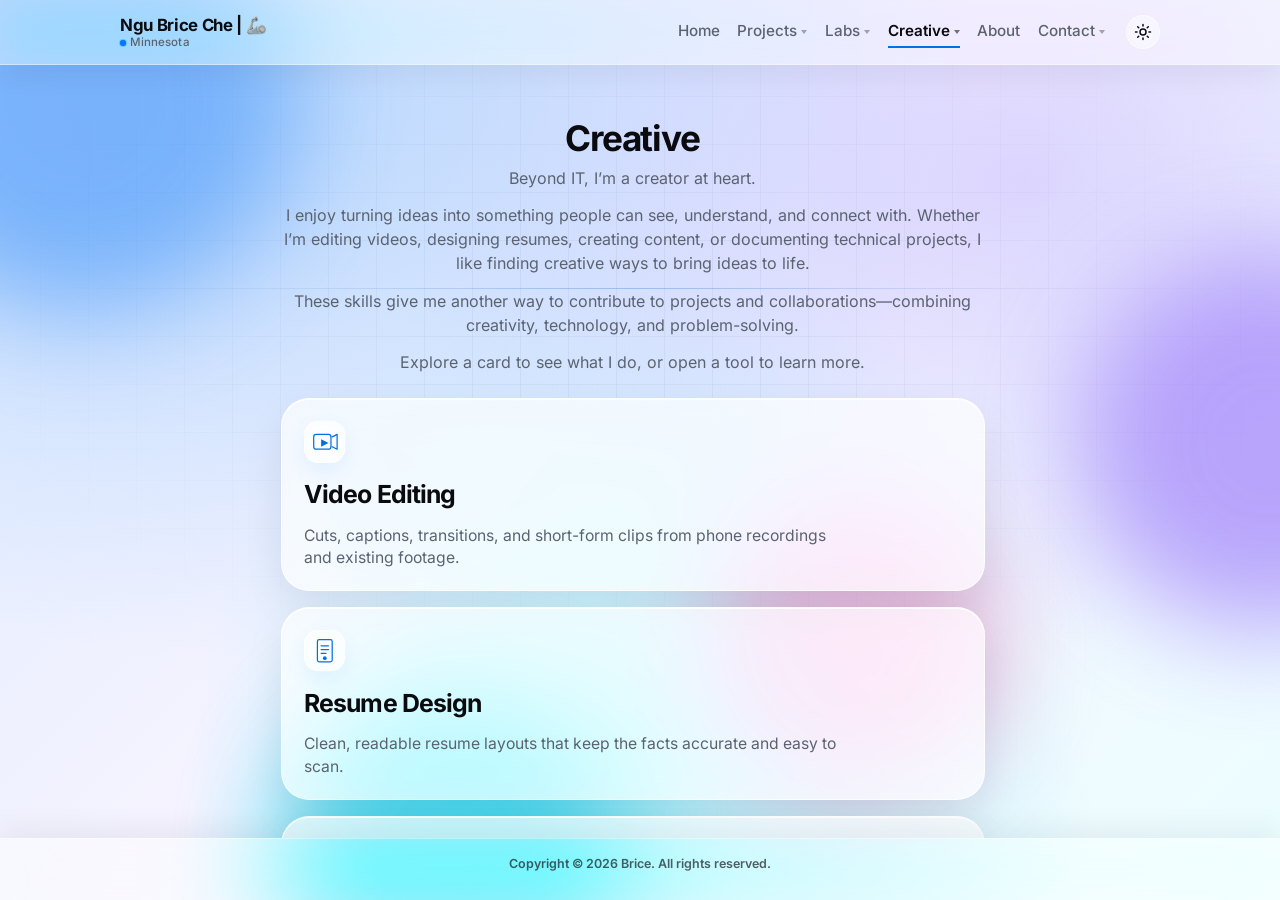
<file: creative.html>
<!DOCTYPE html>
<html lang="en">
<head>
  <meta charset="UTF-8" />
  <meta name="viewport" content="width=device-width, initial-scale=1" />
  <title>Ngu Brice Che | 🦾 — Creative</title>
  <link rel="icon" href="assets/favicon.svg" type="image/svg+xml" />
  <link rel="stylesheet" href="css/site.css?v=2026-10-20-inter" />
  <script>
    (function () {
      try {
        var stored = localStorage.getItem('po-theme');
        var theme = stored || (window.matchMedia('(prefers-color-scheme: dark)').matches ? 'dark' : 'light');
        document.documentElement.setAttribute('data-theme', theme);
      } catch (e) {}
    })();
  </script>
</head>
<body class="glass-po page-creative">
    <div class="anim-bg" aria-hidden="true">
    <div class="blob b1"></div>
    <div class="blob b2"></div>
    <div class="blob b3"></div>
    <div class="blob b4"></div>
  </div>
<header>
    <div class="wrap nav">
      <div class="brand">
        <a class="brand-name" href="index.html">Ngu Brice Che | 🦾</a>
        <a class="brand-loc" href="https://maps.apple.com/?q=Ramsey%2C%20Minnesota" target="_blank" rel="noopener noreferrer"><span class="loc-pin" aria-hidden="true"></span><span class="brand-loc-text">Minnesota</span></a>
      </div>
      <nav class="nav-links" aria-label="Primary">
        <a href="index.html" data-nav="home">Home</a>

        <div class="nav-item">
          <a href="projects.html" data-nav="projects" aria-haspopup="true" aria-expanded="false">Projects</a>
                    <div class="nav-dropdown" role="menu">
            <a role="menuitem" href="projects.html">All projects</a>
            <a role="menuitem" href="projects.html?repo=CloudProjects">Network upgrade lab</a>
            <a role="menuitem" href="projects.html?repo=Multi-Region-Azure-Hybrid-Infrastructure-Zero-Trust-Identity">Multi-region Azure hybrid</a>
            <a role="menuitem" href="projects.html?repo=configure-ad">Hybrid AD lab</a>
            <a role="menuitem" href="projects.html?repo=Azure-Cloud-Skills-and-Use-Cases">Azure skills &amp; use cases</a>
            <a role="menuitem" href="projects.html?repo=entra-hybrid-proof">Entra identity pack</a>
          </div>
        </div>

        <div class="nav-item">
          <a href="labs.html" data-nav="labs" aria-haspopup="true" aria-expanded="false">Labs</a>
          <div class="nav-dropdown" role="menu">
            <a role="menuitem" href="labs.html">All labs</a>
            <a role="menuitem" href="labs.html#labs-diagrams">Architecture diagrams</a>
          </div>
        </div>

        <div class="nav-item">
          <a href="creative.html" data-nav="creative" aria-haspopup="true" aria-expanded="false">Creative</a>
          <div class="nav-dropdown" role="menu">
            <a role="menuitem" href="creative.html">All creative</a>
            <a role="menuitem" href="creative.html#video-editing">Video editing</a>
            <a role="menuitem" href="creative.html#resume-design">Resume design</a>
            <a role="menuitem" href="creative.html#content-creation">Content creation</a>
            <a role="menuitem" href="creative.html#photo-editing">Photo editing</a>
            <a role="menuitem" href="creative.html#technical-documentation">Technical documentation</a>
            <a role="menuitem" href="creative.html#ai-assisted-workflows">AI-assisted workflows</a>
          </div>
        </div>

        <a href="about.html" data-nav="about">About</a>

        <div class="nav-item">
          <a href="contact.html" data-nav="contact" aria-haspopup="true" aria-expanded="false">Contact</a>
          <div class="nav-dropdown" role="menu">
            <a role="menuitem" href="contact.html">Contact page</a>
            <a role="menuitem" href="https://www.linkedin.com/in/ngubriceche" target="_blank" rel="noopener noreferrer">LinkedIn</a>
            <a role="menuitem" href="mailto:supbricenow@gmail.com">Email</a>
            <a role="menuitem" href="mailto:supbricenow@gmail.com?subject=Phone%20call%20request">Request a call</a>
            <a role="menuitem" href="https://cal.com/supbrice" target="_blank" rel="noopener noreferrer">Schedule a call</a>
          </div>
        </div>

                <button type="button" class="theme-toggle" data-theme-toggle aria-label="Switch to dark mode" title="Theme">
          <span class="theme-icon theme-icon-sun" aria-hidden="true">
            <svg viewBox="0 0 24 24" width="18" height="18" fill="none" stroke="currentColor" stroke-width="2" stroke-linecap="round"><circle cx="12" cy="12" r="4"/><path d="M12 2v2M12 20v2M4.93 4.93l1.41 1.41M17.66 17.66l1.41 1.41M2 12h2M20 12h2M4.93 19.07l1.41-1.41M17.66 6.34l1.41-1.41"/></svg>
          </span>
          <span class="theme-icon theme-icon-moon" aria-hidden="true">
            <svg viewBox="0 0 24 24" width="18" height="18" fill="none" stroke="currentColor" stroke-width="2" stroke-linecap="round" stroke-linejoin="round"><path d="M21 14.5A8.5 8.5 0 1 1 9.5 3 7 7 0 0 0 21 14.5z"/></svg>
          </span>
        </button>
      </nav>
    </div>
  </header>
  <main class="page wrap">
    <div class="page-hero">
      <h1 class="page-title">Creative</h1>
      <div class="lede">
        <p>Beyond IT, I’m a creator at heart.</p>
        <p>I enjoy turning ideas into something people can see, understand, and connect with. Whether I’m editing videos, designing resumes, creating content, or documenting technical projects, I like finding creative ways to bring ideas to life.</p>
        <p>These skills give me another way to contribute to projects and collaborations—combining creativity, technology, and problem-solving.</p>
        <p>Explore a card to see what I do, or open a tool to learn more.</p>
      </div>
    </div>
        <section class="block" style="padding-top:0;">
      <div class="grid creative-grid">
        <details class="card creative-card" id="video-editing">
          <summary class="creative-summary">
            <div class="creative-icon icon-video" aria-hidden="true">
              <svg viewBox="0 0 48 48" fill="none">
              <rect class="ci-frame" x="6" y="12" width="28" height="24" rx="4" stroke="currentColor" stroke-width="2"/>
              <path class="ci-play" d="M18 20v12l12-6-12-6z" fill="currentColor"/>
              <path class="ci-reel" d="M36 16l8-4v24l-8-4" stroke="currentColor" stroke-width="2" stroke-linecap="round" stroke-linejoin="round"/>
            </svg>
            </div>
            <h3>Video Editing</h3>
            <p>Cuts, captions, transitions, and short-form clips from phone recordings and existing footage.</p>
          </summary>
          <div class="creative-more">
            <h4>What I can do</h4>
            <ul class="more-list">
              <li>Trim and assemble short clips for demos, walkthroughs, and social posts</li>
              <li>Add captions, simple transitions, and title cards</li>
              <li>Record and clean up screen demos with CleanShot or Screen Studio</li>
              <li>Export ready-to-share videos for LinkedIn, GitHub, or portfolio use</li>
            </ul>
            <h4>Tools I use</h4>
            <ul class="tool-list">
            <li><a class="tool-item" href="https://www.apple.com/final-cut-pro/" target="_blank" rel="noopener noreferrer"><img class="tool-logo" src="assets/tools/final-cut-pro.svg" alt="" width="20" height="20" /><span>Final Cut Pro</span><span class="tool-open" aria-hidden="true">↗</span></a></li>
            <li><a class="tool-item" href="https://www.capcut.com/" target="_blank" rel="noopener noreferrer"><img class="tool-logo" src="assets/tools/capcut.svg" alt="" width="20" height="20" /><span>CapCut</span><span class="tool-open" aria-hidden="true">↗</span></a></li>
            <li><a class="tool-item" href="https://www.blackmagicdesign.com/products/davinciresolve" target="_blank" rel="noopener noreferrer"><img class="tool-logo" src="assets/tools/davinci-resolve.svg" alt="" width="20" height="20" /><span>DaVinci Resolve</span><span class="tool-open" aria-hidden="true">↗</span></a></li>
            <li><a class="tool-item" href="https://cleanshot.com/" target="_blank" rel="noopener noreferrer"><img class="tool-logo" src="assets/tools/cleanshot.svg" alt="" width="20" height="20" /><span>CleanShot</span><span class="tool-open" aria-hidden="true">↗</span></a></li>
            <li><a class="tool-item" href="https://www.screen.studio/" target="_blank" rel="noopener noreferrer"><img class="tool-logo" src="assets/tools/screen-studio.svg" alt="" width="20" height="20" /><span>Screen Studio</span><span class="tool-open" aria-hidden="true">↗</span></a></li>
            </ul>
          </div>
        </details>

        <details class="card creative-card" id="resume-design">
          <summary class="creative-summary">
            <div class="creative-icon icon-resume" aria-hidden="true">
              <svg viewBox="0 0 48 48" fill="none">
              <rect class="ci-page" x="12" y="6" width="24" height="36" rx="3" stroke="currentColor" stroke-width="2"/>
              <path class="ci-line l1" d="M18 16h12" stroke="currentColor" stroke-width="2" stroke-linecap="round"/>
              <path class="ci-line l2" d="M18 22h12" stroke="currentColor" stroke-width="2" stroke-linecap="round"/>
              <path class="ci-line l3" d="M18 28h8" stroke="currentColor" stroke-width="2" stroke-linecap="round"/>
              <circle class="ci-avatar" cx="24" cy="36" r="3" fill="currentColor"/>
            </svg>
            </div>
            <h3>Resume Design</h3>
            <p>Clean, readable resume layouts that keep the facts accurate and easy to scan.</p>
          </summary>
          <div class="creative-more">
            <h4>What I can do</h4>
            <ul class="more-list">
              <li>Design clear one-page and multi-section resume layouts</li>
              <li>Keep wording truthful while improving visual hierarchy and scanability</li>
              <li>Export print-ready and ATS-friendly Word or PDF versions</li>
              <li>Match layout to IT / systems / cloud roles without inventing experience</li>
            </ul>
            <h4>Tools I use</h4>
            <ul class="tool-list">
            <li><a class="tool-item" href="https://www.canva.com/" target="_blank" rel="noopener noreferrer"><img class="tool-logo" src="assets/tools/canva.svg" alt="" width="20" height="20" /><span>Canva</span><span class="tool-open" aria-hidden="true">↗</span></a></li>
            <li><a class="tool-item" href="https://www.microsoft.com/microsoft-365/word" target="_blank" rel="noopener noreferrer"><img class="tool-logo" src="assets/tools/microsoft-word.svg" alt="" width="20" height="20" /><span>Microsoft Word</span><span class="tool-open" aria-hidden="true">↗</span></a></li>
            </ul>
          </div>
        </details>

        <details class="card creative-card" id="content-creation">
          <summary class="creative-summary">
            <div class="creative-icon icon-content" aria-hidden="true">
              <svg viewBox="0 0 48 48" fill="none">
              <rect class="ci-post" x="10" y="10" width="28" height="28" rx="6" stroke="currentColor" stroke-width="2"/>
              <path class="ci-pen" d="M28 14l6 6-14 14H14V28l14-14z" stroke="currentColor" stroke-width="2" stroke-linejoin="round"/>
              <path class="ci-spark s1" d="M34 10v4M36 12h-4" stroke="currentColor" stroke-width="2" stroke-linecap="round"/>
              <path class="ci-spark s2" d="M12 34v3M13.5 35.5h-3" stroke="currentColor" stroke-width="1.6" stroke-linecap="round"/>
            </svg>
            </div>
            <h3>Content Creation</h3>
            <p>Short-form content, social posts, visual concepts, and AI-assisted content workflows.</p>
          </summary>
          <div class="creative-more">
            <h4>What I can do</h4>
            <ul class="more-list">
              <li>Draft short posts and captions for LinkedIn or portfolio updates</li>
              <li>Build simple visual concepts and graphics in Canva</li>
              <li>Pair short video clips with CapCut for social-ready content</li>
              <li>Use AI to brainstorm outlines, then edit for accuracy and voice</li>
            </ul>
            <h4>Tools I use</h4>
            <ul class="tool-list">
            <li><a class="tool-item" href="https://www.canva.com/" target="_blank" rel="noopener noreferrer"><img class="tool-logo" src="assets/tools/canva.svg" alt="" width="20" height="20" /><span>Canva</span><span class="tool-open" aria-hidden="true">↗</span></a></li>
            <li><a class="tool-item" href="https://www.capcut.com/" target="_blank" rel="noopener noreferrer"><img class="tool-logo" src="assets/tools/capcut.svg" alt="" width="20" height="20" /><span>CapCut</span><span class="tool-open" aria-hidden="true">↗</span></a></li>
            <li><a class="tool-item" href="https://chatgpt.com/" target="_blank" rel="noopener noreferrer"><img class="tool-logo" src="assets/tools/chatgpt.svg" alt="" width="20" height="20" /><span>ChatGPT</span><span class="tool-open" aria-hidden="true">↗</span></a></li>
            <li><a class="tool-item" href="https://grok.x.ai/" target="_blank" rel="noopener noreferrer"><img class="tool-logo" src="assets/tools/grok.svg" alt="" width="20" height="20" /><span>Grok</span><span class="tool-open" aria-hidden="true">↗</span></a></li>
            </ul>
          </div>
        </details>

        <details class="card creative-card" id="photo-editing">
          <summary class="creative-summary">
            <div class="creative-icon icon-photo" aria-hidden="true">
              <svg viewBox="0 0 48 48" fill="none">
              <rect class="ci-frame" x="8" y="12" width="32" height="26" rx="4" stroke="currentColor" stroke-width="2"/>
              <circle class="ci-lens" cx="24" cy="25" r="7" stroke="currentColor" stroke-width="2"/>
              <circle class="ci-dot" cx="34" cy="18" r="2" fill="currentColor"/>
              <path class="ci-flash" d="M14 12V9h6v3" stroke="currentColor" stroke-width="2" stroke-linecap="round"/>
            </svg>
            </div>
            <h3>Photo Editing</h3>
            <p>Image adjustments, cropping, cleanup, and visual enhancements.</p>
          </summary>
          <div class="creative-more">
            <h4>What I can do</h4>
            <ul class="more-list">
              <li>Crop, straighten, and color-adjust photos for web or print</li>
              <li>Clean up backgrounds and small distractions for portfolio or resume use</li>
              <li>Capture and annotate screenshots with CleanShot</li>
              <li>Prepare profile, banner, and project images at the right size</li>
            </ul>
            <h4>Tools I use</h4>
            <ul class="tool-list">
            <li><a class="tool-item" href="https://www.pixelmator.com/pro/" target="_blank" rel="noopener noreferrer"><img class="tool-logo" src="assets/tools/pixelmator.svg" alt="" width="20" height="20" /><span>Pixelmator</span><span class="tool-open" aria-hidden="true">↗</span></a></li>
            <li><a class="tool-item" href="https://www.pixelmator.com/photomator/" target="_blank" rel="noopener noreferrer"><img class="tool-logo" src="assets/tools/photomator.svg" alt="" width="20" height="20" /><span>Photomator</span><span class="tool-open" aria-hidden="true">↗</span></a></li>
            <li><a class="tool-item" href="https://cleanshot.com/" target="_blank" rel="noopener noreferrer"><img class="tool-logo" src="assets/tools/cleanshot.svg" alt="" width="20" height="20" /><span>CleanShot</span><span class="tool-open" aria-hidden="true">↗</span></a></li>
            </ul>
          </div>
        </details>

        <details class="card creative-card" id="technical-documentation">
          <summary class="creative-summary">
            <div class="creative-icon icon-docs" aria-hidden="true">
              <svg viewBox="0 0 48 48" fill="none">
              <path class="ci-page" d="M14 8h14l8 8v24a3 3 0 0 1-3 3H14a3 3 0 0 1-3-3V11a3 3 0 0 1 3-3z" stroke="currentColor" stroke-width="2" stroke-linejoin="round"/>
              <path class="ci-fold" d="M28 8v8h8" stroke="currentColor" stroke-width="2" stroke-linejoin="round"/>
              <path class="ci-line l1" d="M16 24h16" stroke="currentColor" stroke-width="2" stroke-linecap="round"/>
              <path class="ci-line l2" d="M16 30h16" stroke="currentColor" stroke-width="2" stroke-linecap="round"/>
              <path class="ci-line l3" d="M16 36h10" stroke="currentColor" stroke-width="2" stroke-linecap="round"/>
            </svg>
            </div>
            <h3>Technical Documentation</h3>
            <p>Write-ups, how-tos, project documentation, and lab notes that explain technical systems clearly.</p>
          </summary>
          <div class="creative-more">
            <h4>What I can do</h4>
            <ul class="more-list">
              <li>Write README and lab notes that explain setup, architecture, and limits</li>
              <li>Document runbooks, how-tos, and troubleshooting steps</li>
              <li>Keep portfolio / lab labeling honest so readers know what is demo vs production</li>
              <li>Publish docs in Markdown, Notion, Google Docs, or Word as needed</li>
            </ul>
            <h4>Tools I use</h4>
            <ul class="tool-list">
            <li><a class="tool-item" href="https://www.markdownguide.org/" target="_blank" rel="noopener noreferrer"><img class="tool-logo" src="assets/tools/markdown.svg" alt="" width="20" height="20" /><span>Markdown</span><span class="tool-open" aria-hidden="true">↗</span></a></li>
            <li><a class="tool-item" href="https://github.com/" target="_blank" rel="noopener noreferrer"><img class="tool-logo" src="assets/tools/github.svg" alt="" width="20" height="20" /><span>GitHub</span><span class="tool-open" aria-hidden="true">↗</span></a></li>
            <li><a class="tool-item" href="https://www.microsoft.com/microsoft-365/word" target="_blank" rel="noopener noreferrer"><img class="tool-logo" src="assets/tools/microsoft-word.svg" alt="" width="20" height="20" /><span>Microsoft Word</span><span class="tool-open" aria-hidden="true">↗</span></a></li>
            <li><a class="tool-item" href="https://www.notion.com/" target="_blank" rel="noopener noreferrer"><img class="tool-logo" src="assets/tools/notion.svg" alt="" width="20" height="20" /><span>Notion</span><span class="tool-open" aria-hidden="true">↗</span></a></li>
            <li><a class="tool-item" href="https://docs.google.com/" target="_blank" rel="noopener noreferrer"><img class="tool-logo" src="assets/tools/google-docs.svg" alt="" width="20" height="20" /><span>Google Docs</span><span class="tool-open" aria-hidden="true">↗</span></a></li>
            </ul>
          </div>
        </details>

        <details class="card creative-card" id="ai-assisted-workflows">
          <summary class="creative-summary">
            <div class="creative-icon icon-ai" aria-hidden="true">
              <svg viewBox="0 0 48 48" fill="none">
              <circle class="ci-orb" cx="24" cy="24" r="10" stroke="currentColor" stroke-width="2"/>
              <circle class="ci-core" cx="24" cy="24" r="3.5" fill="currentColor"/>
              <path class="ci-ray r1" d="M24 6v5" stroke="currentColor" stroke-width="2" stroke-linecap="round"/>
              <path class="ci-ray r2" d="M24 37v5" stroke="currentColor" stroke-width="2" stroke-linecap="round"/>
              <path class="ci-ray r3" d="M6 24h5" stroke="currentColor" stroke-width="2" stroke-linecap="round"/>
              <path class="ci-ray r4" d="M37 24h5" stroke="currentColor" stroke-width="2" stroke-linecap="round"/>
              <path class="ci-ray r5" d="M11 11l3.5 3.5" stroke="currentColor" stroke-width="2" stroke-linecap="round"/>
              <path class="ci-ray r6" d="M33.5 33.5L37 37" stroke="currentColor" stroke-width="2" stroke-linecap="round"/>
            </svg>
            </div>
            <h3>AI-Assisted Workflows</h3>
            <p>Using AI to explore ideas, support research, and streamline technical and creative work — with human review before anything ships.</p>
          </summary>
          <div class="creative-more">
            <p class="ai-intro">I use AI to explore ideas, support research, and streamline technical and creative work. I treat AI-generated suggestions as a starting point, then review and test outputs before putting them into use.</p>

            <h4>What I can do</h4>
            <ul class="more-list">
              <li>Assist with scripting ideas, then verify and test scripts before use</li>
              <li>Research, brainstorm, and refine content</li>
              <li>Explore AI-powered image and video creation</li>
              <li>Spot ways to improve workflows and automate repetitive tasks</li>
            </ul>

            <h4>Tools I use</h4>
            <div class="ai-tool-grid" role="list">
              <a class="ai-tool-card" role="listitem" href="https://chatgpt.com/" target="_blank" rel="noopener noreferrer">
                <span class="ai-tool-top">
                  <img class="ai-tool-logo" src="assets/tools/chatgpt.svg" alt="" width="28" height="28" />
                  <span class="ai-tool-name">ChatGPT</span>
                </span>
                <p class="ai-tool-desc">Everyday drafting, Q&amp;A, and first-pass outlines for docs, scripts, and content.</p>
                <p class="ai-tool-examples"><span>Examples:</span> README drafts · script sketches · content outlines</p>
              </a>

              <a class="ai-tool-card" role="listitem" href="https://grok.x.ai/" target="_blank" rel="noopener noreferrer">
                <span class="ai-tool-top">
                  <img class="ai-tool-logo" src="assets/tools/grok-bot.svg" alt="" width="28" height="28" />
                  <span class="ai-tool-name">Grok Bot</span>
                </span>
                <p class="ai-tool-desc">Fast brainstorming and iterative refinement while building portfolio and lab work.</p>
                <p class="ai-tool-examples"><span>Examples:</span> copy passes · task breakdowns · troubleshooting ideas</p>
              </a>

              <a class="ai-tool-card" role="listitem" href="https://claude.ai/" target="_blank" rel="noopener noreferrer">
                <span class="ai-tool-top">
                  <img class="ai-tool-logo" src="assets/tools/claude.svg" alt="" width="28" height="28" />
                  <span class="ai-tool-name">Claude</span>
                </span>
                <p class="ai-tool-desc">Longer-form writing help and careful review of technical explanations.</p>
                <p class="ai-tool-examples"><span>Examples:</span> lab write-ups · editing passes · structured plans</p>
              </a>

              <a class="ai-tool-card" role="listitem" href="https://www.perplexity.ai/" target="_blank" rel="noopener noreferrer">
                <span class="ai-tool-top">
                  <img class="ai-tool-logo" src="assets/tools/perplexity.svg" alt="" width="28" height="28" />
                  <span class="ai-tool-name">Perplexity</span>
                </span>
                <p class="ai-tool-desc">Source-backed research to check facts and gather context before writing.</p>
                <p class="ai-tool-examples"><span>Examples:</span> product lookups · concept research · citation leads</p>
              </a>

              <a class="ai-tool-card is-exploring" role="listitem" href="https://openclaw.ai/" target="_blank" rel="noopener noreferrer">
                <span class="ai-tool-top">
                  <img class="ai-tool-logo" src="assets/tools/openclaw.svg" alt="" width="28" height="28" />
                  <span class="ai-tool-name">OpenClaw</span>
                  <span class="ai-tool-badge">Exploring</span>
                </span>
                <p class="ai-tool-desc">Still exploring — self-hosted open-source assistant for chat-app automation workflows.</p>
                <p class="ai-tool-examples"><span>Focus:</span> local setup · channel bots · capability checks</p>
              </a>

              <a class="ai-tool-card is-exploring" role="listitem" href="https://www.deepseek.com/" target="_blank" rel="noopener noreferrer">
                <span class="ai-tool-top">
                  <img class="ai-tool-logo" src="assets/tools/deepseek.svg" alt="" width="28" height="28" />
                  <span class="ai-tool-name">DeepSeek</span>
                  <span class="ai-tool-badge">Exploring</span>
                </span>
                <p class="ai-tool-desc">Still exploring — comparing coding and reasoning help against tools I already use.</p>
                <p class="ai-tool-examples"><span>Focus:</span> script ideas · side-by-side checks · cost/speed</p>
              </a>

              <a class="ai-tool-card" role="listitem" href="https://gemini.google.com/" target="_blank" rel="noopener noreferrer">
                <span class="ai-tool-top">
                  <img class="ai-tool-logo" src="assets/tools/gemini.svg" alt="" width="28" height="28" />
                  <span class="ai-tool-name">Gemini</span>
                </span>
                <p class="ai-tool-desc">Google’s assistant for quick research, multimodal prompts, and alternate drafts.</p>
                <p class="ai-tool-examples"><span>Examples:</span> research prompts · rewrite options · idea boards</p>
              </a>

              <a class="ai-tool-card is-exploring" role="listitem" href="https://higgsfield.ai/" target="_blank" rel="noopener noreferrer">
                <span class="ai-tool-top">
                  <img class="ai-tool-logo" src="assets/tools/higgsfield.svg" alt="" width="28" height="28" />
                  <span class="ai-tool-name">Higgsfield</span>
                  <span class="ai-tool-badge">Exploring</span>
                </span>
                <p class="ai-tool-desc">Still exploring — AI image and video generation for creative experiments.</p>
                <p class="ai-tool-examples"><span>Focus:</span> short clips · concept visuals · style tests</p>
              </a>

              <a class="ai-tool-card" role="listitem" href="https://www.make.com/" target="_blank" rel="noopener noreferrer">
                <span class="ai-tool-top">
                  <img class="ai-tool-logo" src="assets/tools/ai-automation.svg" alt="" width="28" height="28" />
                  <span class="ai-tool-name">AI Automation Tools</span>
                </span>
                <p class="ai-tool-desc">Lightweight automation to cut repetitive steps in creative and technical workflows.</p>
                <p class="ai-tool-examples"><span>Examples:</span> checklist flows · handoff steps · nudge routines</p>
              </a>
            </div>
          </div>
        </details>
      </div>
      <div class="actions" style="justify-content:flex-start;margin-top:2rem;">
        <a class="btn btn-primary" href="contact.html">Work with me</a>
        <a class="btn btn-secondary" href="projects.html">See IT labs</a>
      </div>
    </section>
  </main>
  <footer class="site-footer">
    <div class="wrap">
      <p class="copyright">Copyright © 2026 Brice. All rights reserved.</p>
    </div>
  </footer>
  <script src="js/theme.js"></script>
  <script src="js/nav.js"></script>
  <script src="js/creative.js"></script>
  <script src="js/motion.js"></script>
</body>
</html>
</file>
<file: css/site.css>
@font-face{font-family:"Inter";font-style:normal;font-weight:400;font-display:swap;src:url("../fonts/inter-latin-400-normal.woff2") format("woff2");}
@font-face{font-family:"Inter";font-style:normal;font-weight:500;font-display:swap;src:url("../fonts/inter-latin-500-normal.woff2") format("woff2");}
@font-face{font-family:"Inter";font-style:normal;font-weight:600;font-display:swap;src:url("../fonts/inter-latin-600-normal.woff2") format("woff2");}
@font-face{font-family:"Inter";font-style:normal;font-weight:700;font-display:swap;src:url("../fonts/inter-latin-700-normal.woff2") format("woff2");}
:root {
  --bg: #ffffff;
  --text: #0b0b0f;
  --muted: #5c6370;
  --line: #e8eaed;
  --card: #ffffff;
  --blue: #0071e3;
  --blue-soft: #e8f1fc;
  --shadow: 0 10px 30px rgba(15, 23, 42, 0.08);
  --radius: 22px;
  --panel: #f5f5f7;
  --glass: rgba(255, 255, 255, 0.28);
  --glass-strong: rgba(255, 255, 255, 0.42);
  --glass-border: rgba(255, 255, 255, 0.55);
  --glass-inset: rgba(255, 255, 255, 0.6);
  --footer-fg: rgba(11, 11, 15, 0.55);
  --footer-strong: rgba(11, 11, 15, 0.65);
  --footer-sep: rgba(11, 11, 15, 0.35);
  --header-bg: rgba(255, 255, 255, 0.82);
  --header-border: rgba(0, 0, 0, 0.05);
  --hover-wash: rgba(0, 0, 0, 0.05);
  --file-fg: #1f2328;
  --code-bg: rgba(15, 23, 42, 0.06);
  --code-border: rgba(15, 23, 42, 0.08);
  --diag-frame-bg: #0d1117;
  --diag-fg: #e6edf3;
  --diag-ctrl-bg: rgba(22, 27, 34, 0.92);
  --diag-ctrl-border: rgba(240, 246, 252, 0.12);
}

@media (prefers-color-scheme: dark) {
  :root:not([data-theme="light"]) {
    --bg: #0b1220;
    --text: #f5f5f7;
    --muted: #a1a8b3;
    --line: rgba(255, 255, 255, 0.12);
    --card: #121a2b;
    --blue: #0a84ff;
    --blue-soft: rgba(10, 132, 255, 0.18);
    --shadow: 0 12px 36px rgba(0, 0, 0, 0.45);
    --panel: #10182a;
    --glass: rgba(255, 255, 255, 0.08);
    --glass-strong: rgba(255, 255, 255, 0.12);
    --glass-border: rgba(255, 255, 255, 0.16);
    --glass-inset: rgba(255, 255, 255, 0.14);
    --footer-fg: rgba(245, 245, 247, 0.55);
    --footer-strong: rgba(245, 245, 247, 0.72);
    --footer-sep: rgba(245, 245, 247, 0.28);
    --header-bg: rgba(11, 18, 32, 0.72);
    --header-border: rgba(255, 255, 255, 0.08);
    --hover-wash: rgba(255, 255, 255, 0.06);
    --file-fg: #e6edf3;
    --code-bg: rgba(255, 255, 255, 0.06);
    --code-border: rgba(255, 255, 255, 0.12);
    --diag-frame-bg: #0d1117;
    --diag-fg: #e6edf3;
    --diag-ctrl-bg: rgba(22, 27, 34, 0.92);
    --diag-ctrl-border: rgba(240, 246, 252, 0.12);
  }
}

html[data-theme="dark"] {
    --bg: #0b1220;
    --text: #f5f5f7;
    --muted: #a1a8b3;
    --line: rgba(255, 255, 255, 0.12);
    --card: #121a2b;
    --blue: #0a84ff;
    --blue-soft: rgba(10, 132, 255, 0.18);
    --shadow: 0 12px 36px rgba(0, 0, 0, 0.45);
    --panel: #10182a;
    --glass: rgba(255, 255, 255, 0.08);
    --glass-strong: rgba(255, 255, 255, 0.12);
    --glass-border: rgba(255, 255, 255, 0.16);
    --glass-inset: rgba(255, 255, 255, 0.14);
    --footer-fg: rgba(245, 245, 247, 0.55);
    --footer-strong: rgba(245, 245, 247, 0.72);
    --footer-sep: rgba(245, 245, 247, 0.28);
    --header-bg: rgba(11, 18, 32, 0.72);
    --header-border: rgba(255, 255, 255, 0.08);
    --hover-wash: rgba(255, 255, 255, 0.06);
    --file-fg: #e6edf3;
    --code-bg: rgba(255, 255, 255, 0.06);
    --code-border: rgba(255, 255, 255, 0.12);
    --diag-frame-bg: #0d1117;
    --diag-fg: #e6edf3;
    --diag-ctrl-bg: rgba(22, 27, 34, 0.92);
    --diag-ctrl-border: rgba(240, 246, 252, 0.12);
  }

html[data-theme="light"] {
  --bg: #ffffff;
  --text: #0b0b0f;
  --muted: #5c6370;
  --line: #e8eaed;
  --card: #ffffff;
  --blue: #0071e3;
  --blue-soft: #e8f1fc;
  --shadow: 0 10px 30px rgba(15, 23, 42, 0.08);
  --radius: 22px;
  --panel: #f5f5f7;
  --glass: rgba(255, 255, 255, 0.28);
  --glass-strong: rgba(255, 255, 255, 0.42);
  --glass-border: rgba(255, 255, 255, 0.55);
  --glass-inset: rgba(255, 255, 255, 0.6);
  --footer-fg: rgba(11, 11, 15, 0.55);
  --footer-strong: rgba(11, 11, 15, 0.65);
  --footer-sep: rgba(11, 11, 15, 0.35);
  --header-bg: rgba(255, 255, 255, 0.82);
  --header-border: rgba(0, 0, 0, 0.05);
  --hover-wash: rgba(0, 0, 0, 0.05);
  --file-fg: #1f2328;
  --code-bg: rgba(15, 23, 42, 0.06);
  --code-border: rgba(15, 23, 42, 0.08);
  --diag-frame-bg: #0d1117;
  --diag-fg: #e6edf3;
  --diag-ctrl-bg: rgba(22, 27, 34, 0.92);
  --diag-ctrl-border: rgba(240, 246, 252, 0.12);
}




* { box-sizing: border-box; }

html {
  color-scheme: light dark;
  scroll-behavior: smooth;
}

@media (prefers-reduced-motion: reduce) {
  html { scroll-behavior: auto; }
  .card, .btn, .page, .nav-links a { transition: none !important; }
  .page {
    animation: none !important;
    opacity: 1 !important;
    transform: none !important;
  }
  .page.is-leaving {
    animation: none !important;
    opacity: 1 !important;
    transform: none !important;
  }
}

body {
  margin: 0;
  font-family: var(--font-sans);
  color: var(--text);
  background: var(--bg);
  line-height: 1.5;
  -webkit-font-smoothing: antialiased;
}

.wrap {
  width: min(1040px, calc(100% - 2.5rem));
  margin: 0 auto;
}

.mock-banner {
  background: #111;
  color: #fff;
  text-align: center;
  font-size: 0.78rem;
  font-weight: 600;
  letter-spacing: 0.02em;
  padding: 0.45rem 0.75rem;
}

header {
  position: sticky;
  top: 0;
  z-index: 20;
  backdrop-filter: saturate(180%) blur(14px);
  background: var(--header-bg);
  border-bottom: 1px solid var(--header-border);
}

.nav {
  display: flex;
  align-items: center;
  justify-content: space-between;
  padding: 0.95rem 0;
  gap: 1rem;
}

.brand {
  display: flex;
  flex-direction: column;
  align-items: flex-start;
  gap: 0.12rem;
  font-weight: 700;
  font-size: 1.05rem;
  letter-spacing: -0.02em;
  color: var(--text);
  text-decoration: none;
  line-height: 1.15;
}
a.brand-name {
  color: inherit;
  text-decoration: none;
}
a.brand-name:hover {
  color: var(--text);
}
.brand-name {
  display: block;
}
.brand-loc {
  display: inline-flex;
  align-items: center;
  gap: 0.22rem;
  font-size: 0.72rem;
  font-weight: 500;
  letter-spacing: 0.01em;
  color: var(--muted);
  text-decoration: none;
  line-height: 1;
  width: fit-content;
}
.brand-loc-text {
  line-height: 1;
}
a.brand-loc:hover {
  color: var(--blue);
}
a.brand-loc:hover .brand-loc-text {
  border-bottom: 1px solid color-mix(in srgb, var(--blue) 55%, transparent);
}
a.brand-loc:focus-visible {
  outline: 2px solid var(--blue);
  outline-offset: 2px;
  border-radius: 3px;
}
.loc-pin {
  position: relative;
  width: 0.38rem;
  height: 0.38rem;
  flex-shrink: 0;
  border-radius: 50%;
  background: #007aff;
  box-shadow: 0 0 0 1px rgba(0, 122, 255, 0.28);
}
.loc-pin::before,
.loc-pin::after {
  content: "";
  position: absolute;
  inset: 0;
  border-radius: 50%;
  background: rgba(0, 122, 255, 0.35);
  animation: locPing 2.2s cubic-bezier(0.22, 1, 0.36, 1) infinite;
}
.loc-pin::after {
  animation-delay: 1.1s;
}
@keyframes locPing {
  0% { transform: scale(1); opacity: 0.7; }
  70% { transform: scale(2.6); opacity: 0; }
  100% { transform: scale(2.6); opacity: 0; }
}
@media (prefers-reduced-motion: reduce) {
  .loc-pin::before,
  .loc-pin::after { animation: none; opacity: 0; }
}
html[data-theme="dark"] .loc-pin {
  background: #0a84ff;
  box-shadow: 0 0 0 1.5px rgba(10, 132, 255, 0.35);
}
html[data-theme="dark"] .loc-pin::before,
html[data-theme="dark"] .loc-pin::after {
  background: rgba(10, 132, 255, 0.4);
}
@media (prefers-color-scheme: dark) {
  html:not([data-theme="light"]) .loc-pin {
    background: #0a84ff;
    box-shadow: 0 0 0 1.5px rgba(10, 132, 255, 0.35);
  }
  html:not([data-theme="light"]) .loc-pin::before,
  html:not([data-theme="light"]) .loc-pin::after {
    background: rgba(10, 132, 255, 0.4);
  }
}


.nav-links {
  display: flex;
  gap: 0.35rem 1.1rem;
  font-size: 0.95rem;
  flex-wrap: wrap;
  justify-content: flex-end;
}

.nav-links a {
  color: var(--muted);
  text-decoration: none;
  font-weight: 500;
  padding: 0.25rem 0;
  border-bottom: 2px solid transparent;
  transition: color 160ms ease, border-color 160ms ease;
}

.nav-links a:hover { color: var(--text); }
.nav-links a.active {
  color: var(--text);
  border-bottom-color: var(--blue);
  font-weight: 600;
}

.page {
  opacity: 0;
  transform: translateY(8px);
  animation: pageIn 320ms ease forwards;
}

.page.is-leaving {
  animation: pageOut 180ms ease forwards;
}

@keyframes pageIn {
  to { opacity: 1; transform: translateY(0); }
}

@keyframes pageOut {
  to { opacity: 0; transform: translateY(-6px); }
}

.hero {
  padding: 6.5rem 0 4.5rem;
  text-align: center;
}

.eyebrow {
  display: inline-flex;
  align-items: center;
  gap: 0.45rem;
  padding: 0.4rem 0.8rem;
  border-radius: 999px;
  background: var(--blue-soft);
  color: var(--blue);
  font-size: 0.82rem;
  font-weight: 600;
  margin-bottom: 1.4rem;
}

.dot {
  width: 0.45rem;
  height: 0.45rem;
  border-radius: 50%;
  background: #34c759;
  box-shadow: 0 0 0 4px rgba(52, 199, 89, 0.18);
}

h1 {
  margin: 0 auto;
  max-width: 16ch;
  font-size: clamp(2.4rem, 6.5vw, 4.2rem);
  line-height: 1.02;
  letter-spacing: -0.045em;
  font-weight: 800;
}

.subtitle {
  margin: 1.25rem auto 0;
  max-width: 36rem;
  color: var(--muted);
  font-size: clamp(1.05rem, 2.2vw, 1.25rem);
  font-weight: 500;
}

.actions {
  margin-top: 2rem;
  display: flex;
  justify-content: center;
  gap: 0.75rem;
  flex-wrap: wrap;
}

.btn {
  display: inline-flex;
  align-items: center;
  justify-content: center;
  min-height: 48px;
  padding: 0.85rem 1.35rem;
  border-radius: 999px;
  font-weight: 600;
  font-size: 1rem;
  text-decoration: none;
  border: none;
  cursor: pointer;
  font-family: inherit;
  transition: transform 180ms ease, background 180ms ease, box-shadow 180ms ease;
}

.btn-primary {
  background: var(--blue);
  color: #fff;
  box-shadow: 0 8px 20px rgba(0, 113, 227, 0.25);
}

.btn-primary:hover {
  transform: translateY(-1px);
  background: #0077ed;
}

.btn-secondary {
  background: var(--panel);
  color: var(--text);
}

.btn-secondary:hover {
  transform: translateY(-1px);
  filter: brightness(0.96);
}

section.block {
  padding: 1.5rem 0 4.5rem;
}

.section-head { margin-bottom: 1.75rem; }

.section-head h2,
.page-title {
  margin: 0;
  font-size: clamp(1.7rem, 3vw, 2.2rem);
  letter-spacing: -0.03em;
  font-weight: 800;
}

.section-head p,
.lede {
  margin: 0.55rem 0 0;
  color: var(--muted);
  max-width: 40rem;
}

.note {
  display: inline-block;
  margin-top: 0.75rem;
  font-size: 0.8rem;
  font-weight: 600;
  color: #8a6d00;
  background: #fff6d6;
  border-radius: 999px;
  padding: 0.28rem 0.65rem;
}

.grid {
  display: grid;
  grid-template-columns: repeat(2, minmax(0, 1fr));
  gap: 1rem;
}

@media (max-width: 760px) {
  .grid { grid-template-columns: 1fr; }
  .nav-links { gap: 0.75rem; font-size: 0.88rem; }
  .hero { padding-top: 4.5rem; }
  .explorer { grid-template-columns: 1fr !important; height: auto !important; }
  .tree-pane { max-height: 240px; }
}

.card {
  background: var(--card);
  border: 1px solid var(--line);
  border-radius: var(--radius);
  box-shadow: var(--shadow);
  padding: 1.35rem 1.35rem 1.2rem;
  text-align: left;
  transition: transform 180ms ease, box-shadow 180ms ease;
}

.card:hover {
  transform: translateY(-4px);
  box-shadow: 0 16px 40px rgba(15, 23, 42, 0.12);
}

.tag {
  display: inline-block;
  font-size: 0.72rem;
  font-weight: 700;
  letter-spacing: 0.04em;
  text-transform: uppercase;
  color: var(--blue);
  background: var(--blue-soft);
  border-radius: 999px;
  padding: 0.28rem 0.55rem;
  margin-bottom: 0.85rem;
}

.card h3 {
  margin: 0;
  font-size: 1.15rem;
  letter-spacing: -0.02em;
  word-break: break-word;
}

.card p {
  margin: 0.55rem 0 1.1rem;
  color: var(--muted);
  font-size: 0.95rem;
}

.card .meta {
  font-size: 0.8rem;
  color: var(--muted);
  margin-bottom: 0.9rem;
}

.card a.card-link,
.card button.linkish {
  background: none;
  border: none;
  padding: 0;
  color: var(--blue);
  font-weight: 600;
  font-size: 0.98rem;
  cursor: pointer;
  font-family: inherit;
  text-decoration: none;
}

.card a.card-link:hover,
.card button.linkish:hover { text-decoration: underline; }

.prose {
  max-width: 40rem;
  color: var(--text);
  font-size: 1.05rem;
}

.prose p { color: var(--muted); margin: 0 0 1rem; }
.prose strong { color: var(--text); }

.panel {
  border: 1px solid var(--line);
  border-radius: 28px;
  padding: 2.4rem 1.5rem;
  background: var(--panel);
  box-shadow: var(--shadow);
  text-align: center;
}

.panel h2 {
  margin: 0;
  font-size: clamp(1.7rem, 3vw, 2.2rem);
  letter-spacing: -0.03em;
}

.panel p {
  margin: 0.7rem auto 1.3rem;
  color: var(--muted);
  max-width: 28rem;
}

.chips {
  display: flex;
  flex-wrap: wrap;
  gap: 0.5rem;
  justify-content: center;
  margin-bottom: 1.25rem;
}

.chip {
  font-size: 0.82rem;
  font-weight: 600;
  color: var(--text);
  background: var(--panel);
  border-radius: 999px;
  padding: 0.45rem 0.85rem;
}

footer {
  border-top: 1px solid var(--line);
  padding: 1.4rem 0 2rem;
  color: var(--muted);
  font-size: 0.85rem;
  text-align: center;
}

/* Explorer */
.explorer-head {
  display: flex;
  flex-wrap: wrap;
  align-items: center;
  justify-content: space-between;
  gap: 0.75rem;
  margin-bottom: 0.85rem;
}

.explorer-head h3 {
  margin: 0;
  font-size: 1.15rem;
  letter-spacing: -0.02em;
}

.lab-badge {
  display: inline-block;
  margin-top: 0.35rem;
  font-size: 0.72rem;
  font-weight: 700;
  letter-spacing: 0.04em;
  text-transform: uppercase;
  color: #8a6d00;
  background: #fff6d6;
  border-radius: 999px;
  padding: 0.28rem 0.55rem;
}

.explorer {
  display: grid;
  grid-template-columns: minmax(200px, 280px) 1fr;
  border: 1px solid var(--line);
  border-radius: 18px;
  overflow: hidden;
  box-shadow: var(--shadow);
  height: min(70vh, 640px);
  background: var(--card);
}

.tree-pane {
  background: var(--panel);
  border-right: 1px solid var(--line);
  overflow: auto;
  padding: 0.75rem 0.4rem;
  font-size: 0.86rem;
}

.tree-item {
  display: flex;
  align-items: center;
  gap: 0.35rem;
  width: 100%;
  text-align: left;
  border: none;
  background: transparent;
  font: inherit;
  color: var(--text);
  padding: 0.28rem 0.55rem;
  border-radius: 8px;
  cursor: pointer;
  white-space: nowrap;
  overflow: hidden;
  text-overflow: ellipsis;
}

.tree-item:hover { background: var(--hover-wash); }
.tree-item.active { background: var(--blue-soft); color: var(--blue); font-weight: 600; }
.tree-item.dir { color: var(--muted); cursor: default; font-weight: 600; }
.tree-item .ico { opacity: 0.7; flex-shrink: 0; }

.file-pane {
  display: flex;
  flex-direction: column;
  min-width: 0;
  background: var(--card);
}

.file-bar {
  display: flex;
  align-items: center;
  justify-content: space-between;
  gap: 0.75rem;
  padding: 0.65rem 1rem;
  border-bottom: 1px solid var(--line);
  font-size: 0.85rem;
  color: var(--muted);
  background: var(--panel);
}

.file-bar strong {
  color: var(--text);
  font-weight: 600;
  word-break: break-all;
}

.file-body {
  flex: 1;
  overflow: auto;
  margin: 0;
  padding: 1rem 1.1rem;
  font-family: ui-monospace, SFMono-Regular, Menlo, Consolas, monospace;
  font-size: 0.8rem;
  line-height: 1.55;
  white-space: pre-wrap;
  word-break: break-word;
  color: var(--file-fg);
  background: var(--card);
}

.file-body.empty {
  color: var(--muted);
  font-family: var(--font-sans);
  font-size: 0.95rem;
}

.disclaimer {
  margin-top: 0.75rem;
  font-size: 0.8rem;
  color: var(--muted);
}

.page-hero {
  padding: 3.5rem 0 1.5rem;
}

/* —— Links (Linktree-style) —— */
body.links-page {
  min-height: 100vh;
  background: transparent;
}

body.links-page .mock-banner {
  position: relative;
  z-index: 5;
  background: rgba(17, 17, 17, 0.72);
  backdrop-filter: blur(8px);
}

body.links-page header {
  background: var(--glass);
  border-bottom: 1px solid var(--glass-border);
  backdrop-filter: saturate(160%) blur(16px);
}

body.links-page .brand,
body.links-page .nav-links a {
  color: var(--text);
  text-shadow: none;
}

body.links-page .nav-links a.active {
  border-bottom-color: var(--blue);
}

.anim-bg {
  position: fixed;
  inset: 0;
  z-index: -1;
  overflow: hidden;
  background: linear-gradient(135deg, #dbeafe 0%, #f5f3ff 40%, #ecfeff 70%, #eff6ff 100%);
}

.anim-bg .blob {
  position: absolute;
  border-radius: 50%;
  filter: blur(48px);
  opacity: 0.72;
  animation: blobFloat 14s ease-in-out infinite;
}

.anim-bg .b1 {
  width: 42vw;
  height: 42vw;
  min-width: 280px;
  min-height: 280px;
  background: #93c5fd;
  top: -10%;
  left: -8%;
}

.anim-bg .b2 {
  width: 38vw;
  height: 38vw;
  min-width: 240px;
  min-height: 240px;
  background: #c4b5fd;
  top: 35%;
  right: -12%;
  animation-delay: -4s;
}

.anim-bg .b3 {
  width: 34vw;
  height: 34vw;
  min-width: 220px;
  min-height: 220px;
  background: #67e8f9;
  bottom: -12%;
  left: 25%;
  animation-delay: -8s;
}

@keyframes blobFloat {
  0%, 100% { transform: translate(0, 0) scale(1); }
  33% { transform: translate(4%, 6%) scale(1.08); }
  66% { transform: translate(-5%, 3%) scale(0.94); }
}

@media (prefers-reduced-motion: reduce) {
  .anim-bg .blob { animation: none; }
}

.links-shell {
  width: min(420px, calc(100% - 2rem));
  margin: 0 auto;
  padding: 2.5rem 0 4rem;
  text-align: center;
}

.links-avatar {
  width: 88px;
  height: 88px;
  margin: 0 auto 1rem;
  border-radius: 50%;
  background: var(--glass-strong);
  border: 2px solid var(--glass-border);
  box-shadow: var(--shadow);
  display: grid;
  place-items: center;
  font-weight: 800;
  font-size: 1.6rem;
  letter-spacing: -0.04em;
  color: var(--text);
  backdrop-filter: blur(10px);
}

.links-shell h1 {
  margin: 0;
  font-size: 1.55rem;
  letter-spacing: -0.03em;
  max-width: none;
}

.links-shell .bio {
  margin: 0.55rem 0 1.5rem;
  color: var(--muted);
  font-size: 0.95rem;
  font-weight: 500;
}

.links-stack {
  display: flex;
  flex-direction: column;
  gap: 0.75rem;
}

.glass-link {
  display: block;
  padding: 0.95rem 1.15rem;
  border-radius: 16px;
  text-decoration: none;
  color: var(--text);
  font-weight: 600;
  font-size: 0.98rem;
  background: var(--glass);
  border: 1px solid var(--glass-border);
  box-shadow: var(--shadow);
  backdrop-filter: blur(14px) saturate(140%);
  -webkit-backdrop-filter: blur(14px) saturate(140%);
  transition: transform 180ms ease, background 180ms ease, box-shadow 180ms ease;
}

.glass-link:hover {
  transform: translateY(-2px);
  background: var(--glass-strong);
  box-shadow: var(--shadow);
}

.glass-link .sub {
  display: block;
  margin-top: 0.2rem;
  font-size: 0.78rem;
  font-weight: 500;
  color: var(--muted);
}

.links-foot {
  margin-top: 1.75rem;
  font-size: 0.78rem;
  color: var(--footer-fg);
  font-weight: 600;
}

body.links-page footer {
  border-top: 1px solid var(--glass-border);
  background: transparent;
  color: var(--footer-fg);
}

/* —— Tech ticker (home bottom) —— */
.tech-ticker {
  margin-top: 2.5rem;
  padding: 1.75rem 0 2.25rem;
  border-top: 1px solid var(--line);
  overflow: hidden;
  background: var(--panel);
}

.tech-ticker .ticker-label {
  text-align: center;
  font-size: 0.72rem;
  font-weight: 700;
  letter-spacing: 0.14em;
  text-transform: uppercase;
  color: #8b93a7;
  margin-bottom: 1rem;
}

.ticker-viewport {
  overflow: hidden;
  width: 100%;
  mask-image: linear-gradient(90deg, transparent, #000 6%, #000 94%, transparent);
  -webkit-mask-image: linear-gradient(90deg, transparent, #000 6%, #000 94%, transparent);
}

.ticker-track {
  display: flex;
  width: max-content;
  will-change: transform;
  animation: tickerLoop 28s linear infinite;
  -webkit-animation: tickerLoop 28s linear infinite;
}

.ticker-group {
  display: flex;
  flex-shrink: 0;
  align-items: center;
  gap: 0.45rem;
  padding-right: 0.45rem; /* equals gap so set A|B join with no jump */
}

.tech-pill {
  flex: 0 0 auto;
  display: inline-flex;
  align-items: center;
  gap: 0.28rem;
  padding: 0.2rem 0.52rem;
  border-radius: 999px;
  border: 1px solid var(--line);
  background: var(--panel);
  color: var(--text);
  font-size: 0.68rem;
  font-weight: 600;
  letter-spacing: -0.01em;
  white-space: nowrap;
  box-shadow: var(--shadow);
  text-decoration: none;
  transition: transform 140ms ease, background 140ms ease, border-color 140ms ease;
}
.tech-pill:hover {
  transform: translateY(-1px);
  border-color: color-mix(in srgb, var(--blue) 35%, var(--line));
}
.tech-pill:focus-visible {
  outline: 2px solid var(--blue);
  outline-offset: 2px;
}
.tech-icon {
  width: 0.75rem;
  height: 0.75rem;
  display: block;
  flex-shrink: 0;
  object-fit: contain;
}
.tech-azure .tech-icon { color: #0078d4; }
.tech-entra .tech-icon { color: #0078d4; }
.tech-terraform .tech-icon { color: #7b42bc; }
.tech-powershell .tech-icon { color: #5391fe; }
.tech-python .tech-icon { color: #3776ab; }
.tech-windows .tech-icon { color: #0078d6; }
.tech-ad .tech-icon { color: #00a4ef; }
.tech-net .tech-icon { color: #88171a; }
.tech-hybrid .tech-icon { color: #f38020; }
.tech-github .tech-icon { color: #24292f; }
.tech-linux .tech-icon { color: #fcc624; }
html[data-theme="dark"] .tech-github .tech-icon { color: #f0f6fc; }
@media (prefers-color-scheme: dark) {
  html:not([data-theme="light"]) .tech-github .tech-icon { color: #f0f6fc; }
}

.ticker-viewport:hover .ticker-track {
  animation-play-state: paused;
}
@keyframes tickerLoop {
  from { transform: translate3d(0, 0, 0); }
  to { transform: translate3d(-50%, 0, 0); }
}

@-webkit-keyframes tickerLoop {
  from { -webkit-transform: translate3d(0, 0, 0); transform: translate3d(0, 0, 0); }
  to { -webkit-transform: translate3d(-50%, 0, 0); transform: translate3d(-50%, 0, 0); }
}

@media (prefers-reduced-motion: reduce) {
  .ticker-track {
    animation: none !important;
    -webkit-animation: none !important;
    flex-wrap: wrap;
    width: auto;
    max-width: 1040px;
    margin: 0 auto;
    justify-content: center;
    padding: 0 1.25rem;
  }
  .ticker-group {
    flex-wrap: wrap;
    justify-content: center;
    padding-right: 0;
  }
  .ticker-group[aria-hidden="true"] {
    display: none;
  }
  .ticker-viewport {
    mask-image: none;
    -webkit-mask-image: none;
  }
}

/* —— Standalone Linktree (glassy + animated bg) —— */
body.links-standalone {
  min-height: 100vh;
  background: transparent;
}

body.links-standalone header,
body.links-standalone footer {
  display: none;
}

body.links-standalone .mock-banner {
  position: relative;
  z-index: 5;
  background: rgba(17, 17, 17, 0.65);
  backdrop-filter: blur(10px);
}

.anim-bg {
  position: fixed;
  inset: 0;
  z-index: -1;
  overflow: hidden;
  background:
    radial-gradient(ellipse at 20% 10%, rgba(147, 197, 253, 0.55), transparent 50%),
    radial-gradient(ellipse at 80% 20%, rgba(196, 181, 253, 0.5), transparent 45%),
    radial-gradient(ellipse at 50% 90%, rgba(103, 232, 249, 0.45), transparent 50%),
    linear-gradient(135deg, #dbeafe 0%, #f5f3ff 45%, #ecfeff 100%);
}

.anim-bg .blob {
  position: absolute;
  border-radius: 50%;
  filter: blur(52px);
  opacity: 0.75;
  animation: blobFloat 16s ease-in-out infinite;
  will-change: transform;
}

.anim-bg .b1 {
  width: min(48vw, 420px);
  height: min(48vw, 420px);
  background: #60a5fa;
  top: -12%;
  left: -10%;
}
.anim-bg .b2 {
  width: min(44vw, 380px);
  height: min(44vw, 380px);
  background: #a78bfa;
  top: 28%;
  right: -14%;
  animation-delay: -5s;
}
.anim-bg .b3 {
  width: min(40vw, 340px);
  height: min(40vw, 340px);
  background: #22d3ee;
  bottom: -14%;
  left: 22%;
  animation-delay: -9s;
}
.anim-bg .b4 {
  width: min(36vw, 300px);
  height: min(36vw, 300px);
  background: #f472b6;
  top: 55%;
  left: 55%;
  animation-delay: -12s;
  opacity: 0.45;
}

@keyframes blobFloat {
  0%, 100% { transform: translate(0, 0) scale(1); }
  33% { transform: translate(5%, 7%) scale(1.1); }
  66% { transform: translate(-6%, 4%) scale(0.92); }
}

@media (prefers-reduced-motion: reduce) {
  .anim-bg .blob { animation: none; }
}

.links-main {
  padding: 1.5rem 0 3rem;
}

.links-shell {
  width: min(440px, calc(100% - 2rem));
  margin: 0 auto;
  text-align: center;
}

.links-avatar {
  width: 92px;
  height: 92px;
  margin: 0.5rem auto 1rem;
  border-radius: 50%;
  display: grid;
  place-items: center;
  font-weight: 800;
  font-size: 1.7rem;
  letter-spacing: -0.04em;
  color: var(--text);
  background: var(--glass-strong);
  border: 2px solid var(--glass-border);
  box-shadow: var(--shadow);
  backdrop-filter: blur(14px) saturate(160%);
  -webkit-backdrop-filter: blur(14px) saturate(160%);
}

.links-shell h1 {
  margin: 0;
  font-size: 1.65rem;
  letter-spacing: -0.03em;
  max-width: none;
  color: var(--text);
  text-shadow: none;
}

.links-shell .bio {
  margin: 0.5rem 0 1.15rem;
  color: var(--muted);
  font-size: 0.95rem;
  font-weight: 500;
}

.social-row {
  display: flex;
  flex-wrap: wrap;
  justify-content: center;
  gap: 0.45rem;
  margin-bottom: 1.25rem;
}

.social-chip {
  display: inline-flex;
  align-items: center;
  padding: 0.35rem 0.7rem;
  border-radius: 999px;
  font-size: 0.75rem;
  font-weight: 600;
  text-decoration: none;
  color: var(--text);
  background: var(--glass);
  border: 1px solid var(--glass-border);
  backdrop-filter: blur(12px);
  -webkit-backdrop-filter: blur(12px);
  transition: background 160ms ease, transform 160ms ease;
}

.social-chip:hover {
  background: var(--glass-strong);
  transform: translateY(-1px);
}

.links-stack {
  display: flex;
  flex-direction: column;
  gap: 0.7rem;
}

.glass-btn {
  display: flex;
  align-items: center;
  justify-content: center;
  min-height: 52px;
  padding: 0.85rem 1.15rem;
  border-radius: 16px;
  text-decoration: none;
  color: var(--text);
  font-weight: 650;
  font-size: 0.98rem;
  letter-spacing: -0.01em;
  text-align: center;
  background: var(--glass);
  border: 1px solid var(--glass-border);
  box-shadow:
    var(--shadow),
    inset 0 1px 0 var(--glass-inset);
  backdrop-filter: blur(18px) saturate(165%);
  -webkit-backdrop-filter: blur(18px) saturate(165%);
  transition: transform 180ms ease, background 180ms ease, box-shadow 180ms ease, border-color 180ms ease;
}

.glass-btn:hover {
  transform: translateY(-2px) scale(1.01);
  background: var(--glass-strong);
  border-color: var(--glass-border);
  box-shadow:
    var(--shadow),
    inset 0 1px 0 var(--glass-inset);
}

.glass-btn:active {
  transform: translateY(0) scale(0.99);
}

.links-foot {
  margin-top: 1.5rem;
  font-size: 0.78rem;
  font-weight: 600;
  color: var(--footer-fg);
}


/* —— PO glass (match LT) —— */
body.glass-po {
  background: transparent;
  min-height: 100vh;
}
body.glass-po .anim-bg {
  position: fixed;
  inset: 0;
  z-index: -1;
  overflow: hidden;
  background:
    radial-gradient(ellipse at 20% 10%, rgba(147,197,253,0.55), transparent 50%),
    radial-gradient(ellipse at 80% 20%, rgba(196,181,253,0.5), transparent 45%),
    radial-gradient(ellipse at 50% 90%, rgba(103,232,249,0.45), transparent 50%),
    linear-gradient(135deg, #dbeafe 0%, #f5f3ff 45%, #ecfeff 100%);
}
body.glass-po .anim-bg .blob {
  position: absolute;
  z-index: 0;
  position: absolute;
  border-radius: 50%;
  filter: blur(52px);
  opacity: 0.75;
  animation: blobFloat 16s ease-in-out infinite;
}
body.glass-po .anim-bg .b1 { width: min(48vw,420px); height: min(48vw,420px); background:#60a5fa; top:-12%; left:-10%; }
body.glass-po .anim-bg .b2 { width: min(44vw,380px); height: min(44vw,380px); background:#a78bfa; top:28%; right:-14%; animation-delay:-5s; }
body.glass-po .anim-bg .b3 { width: min(40vw,340px); height: min(40vw,340px); background:#22d3ee; bottom:-14%; left:22%; animation-delay:-9s; }
body.glass-po .anim-bg .b4 { width: min(36vw,300px); height: min(36vw,300px); background:#f472b6; top:55%; left:55%; animation-delay:-12s; opacity:0.45; }
@keyframes blobFloat {
  0%,100% { transform: translate(0,0) scale(1); }
  33% { transform: translate(5%,7%) scale(1.1); }
  66% { transform: translate(-6%,4%) scale(0.92); }
}
@media (prefers-reduced-motion: reduce) {
  body.glass-po .anim-bg .blob { animation: none; }
}

body.glass-po .mock-banner {
  background: rgba(17,17,17,0.62);
  backdrop-filter: blur(10px);
}
body.glass-po header {
  background: var(--glass);
  border-bottom: 1px solid var(--glass-border);
  backdrop-filter: saturate(160%) blur(18px);
  -webkit-backdrop-filter: saturate(160%) blur(18px);
}
body.glass-po .card,
body.glass-po .panel,
body.glass-po .explorer,
body.glass-po .tech-ticker {
  background: var(--glass);
  border: 1px solid var(--glass-border);
  box-shadow:
    var(--shadow),
    inset 0 1px 0 var(--glass-inset);
  backdrop-filter: blur(18px) saturate(165%);
  -webkit-backdrop-filter: blur(18px) saturate(165%);
}
body.glass-po .tech-ticker {
  border-top: 1px solid var(--glass-border);
  margin-top: 2rem;
}
body.glass-po .btn-primary {
  background: rgba(0,113,227,0.88);
  backdrop-filter: blur(10px);
}
body.glass-po .btn-secondary,
body.glass-po .tech-pill,
body.glass-po .tag,
body.glass-po .eyebrow,
body.glass-po .note,
body.glass-po .chip {
  background: var(--glass-strong);
  border: 1px solid var(--glass-border);
  backdrop-filter: blur(12px);
  -webkit-backdrop-filter: blur(12px);
}
body.glass-po .tree-pane,
body.glass-po .file-bar {
  background: var(--glass);
}
body.glass-po .file-body { background: transparent; color: var(--file-fg); }
body.glass-po footer {
  border-top: 1px solid var(--glass-border);
  background: transparent;
  color: var(--footer-fg);
}


/* Site footer */
.site-footer {
  border-top: 1px solid var(--glass-border);
  padding: 2rem 0 2.5rem;
  text-align: center;
  color: var(--footer-fg);
  font-size: 0.78rem;
  font-weight: 500;
  background: transparent;
}
.site-footer .copyright {
  margin: 0 0 0.55rem;
  color: var(--footer-strong);
  font-weight: 600;
}
.site-footer .footer-links,
.site-footer .footer-locale {
  margin: 0.35rem 0 0;
  line-height: 1.7;
}
.site-footer a {
  color: var(--footer-strong);
  text-decoration: none;
  font-weight: 500;
}
.site-footer a:hover { text-decoration: underline; color: var(--blue); }
.site-footer .sep {
  margin: 0 0.35rem;
  color: var(--footer-sep);
}
body.glass-po .site-footer {
  border-top-color: var(--glass-border);
}


/* Contact page */
.contact-panel { text-align: center; }
.contact-panel h2 { margin-bottom: 0.35rem; }
.contact-panel > p { max-width: 34rem; margin-left: auto; margin-right: auto; }
.contact-icons {
  display: flex;
  flex-wrap: wrap;
  justify-content: center;
  gap: 0.85rem;
  margin: 1.5rem 0 1rem;
}
.contact-icon {
  display: flex;
  flex-direction: column;
  align-items: center;
  gap: 0.45rem;
  min-width: 5.5rem;
  padding: 0.95rem 0.85rem 0.8rem;
  border-radius: 18px;
  text-decoration: none;
  color: var(--text);
  background: var(--glass-strong);
  border: 1px solid var(--glass-border);
  backdrop-filter: blur(14px);
  -webkit-backdrop-filter: blur(14px);
  box-shadow: var(--shadow);
  transition: transform 0.18s ease, box-shadow 0.18s ease, background 0.18s ease;
}
.contact-icon:hover {
  transform: translateY(-2px);
  box-shadow: var(--shadow);
  background: var(--glass);
}
.contact-icon-primary {
  background: var(--blue-soft);
  border-color: rgba(0,113,227,0.28);
  color: var(--blue);
}
.contact-icon-primary:hover { background: var(--blue-soft); filter: brightness(1.08); }
.ci-mark {
  width: 2.6rem;
  height: 2.6rem;
  border-radius: 999px;
  display: grid;
  place-items: center;
  background: var(--glass-strong);
  color: var(--blue);
}
.contact-icon[aria-label="Email"] .ci-mark,
.contact-icon[aria-label="Call"] .ci-mark,
.contact-icon[aria-label="Schedule a call"] .ci-mark { color: var(--blue); }
.ci-label {
  font-size: 0.82rem;
  font-weight: 600;
  letter-spacing: -0.01em;
}
.contact-note {
  font-size: 0.88rem;
  color: var(--muted);
  margin: 0.5rem auto 0;
}
.contact-note a { color: var(--blue); text-decoration: none; font-weight: 600; }
.contact-note a:hover { text-decoration: underline; }
.contact-group-title {
  margin: 1.75rem 0 0.75rem;
  font-size: 1rem;
  font-weight: 700;
  text-align: center;
  letter-spacing: -0.01em;
}
.contact-chips {
  justify-content: center;
  max-width: 52rem;
  margin-left: auto;
  margin-right: auto;
}
.section-head { margin-bottom: 0.25rem; }
.section-head h2 { margin-bottom: 0.35rem; }
.section-head p { color: var(--muted); margin: 0; }


/* Project showcase */
.projects-hero { text-align: center; }
.projects-hero .lede { margin-left: auto; margin-right: auto; }
.project-showcase {
  display: flex;
  flex-direction: column;
  gap: 1.25rem;
}
.project-card {
  display: grid;
  grid-template-columns: minmax(220px, 320px) 1fr;
  gap: 0;
  overflow: hidden;
  border-radius: 22px;
  border: 1px solid var(--glass-border);
  background: var(--glass-strong);
  backdrop-filter: blur(16px);
  -webkit-backdrop-filter: blur(16px);
  box-shadow: var(--shadow);
}
@media (max-width: 820px) {
  .project-card { grid-template-columns: 1fr; }
}
.project-shot {
  position: relative;
  min-height: 200px;
  padding: 1rem;
  display: flex;
  flex-direction: column;
  justify-content: space-between;
  color: #fff;
}
.shot-chrome {
  display: flex;
  gap: 0.35rem;
}
.shot-chrome span {
  width: 0.55rem;
  height: 0.55rem;
  border-radius: 999px;
  background: rgba(255,255,255,0.55);
}
.shot-body {
  flex: 1;
  margin: 0.85rem 0;
  border-radius: 12px;
  border: 1px solid rgba(255,255,255,0.25);
  background:
    linear-gradient(180deg, rgba(255,255,255,0.18), rgba(255,255,255,0.05)),
    repeating-linear-gradient(
      90deg,
      transparent,
      transparent 18px,
      rgba(255,255,255,0.08) 18px,
      rgba(255,255,255,0.08) 19px
    );
  position: relative;
  overflow: hidden;
}
.shot-body::before,
.shot-body::after {
  content: "";
  position: absolute;
  border-radius: 8px;
  background: rgba(255,255,255,0.22);
}
.shot-body::before {
  width: 42%;
  height: 28%;
  top: 14%;
  left: 10%;
}
.shot-body::after {
  width: 28%;
  height: 46%;
  top: 22%;
  right: 12%;
}
.shot-caption {
  font-size: 0.72rem;
  font-weight: 700;
  letter-spacing: 0.04em;
  text-transform: uppercase;
  opacity: 0.9;
}
.shot-net { background: linear-gradient(145deg, #0ea5e9, #0369a1 55%, #0f172a); }
.shot-azure { background: linear-gradient(145deg, #38bdf8, #2563eb 50%, #1e3a8a); }
.shot-ad { background: linear-gradient(145deg, #a78bfa, #7c3aed 45%, #312e81); }
.shot-skills { background: linear-gradient(145deg, #34d399, #059669 50%, #064e3b); }
.shot-entra { background: linear-gradient(145deg, #60a5fa, #4f46e5 50%, #1e1b4b); }
.project-body {
  padding: 1.25rem 1.35rem 1.35rem;
  text-align: left;
}
.project-body h3 {
  margin: 0.45rem 0 0.65rem;
  font-size: 1.2rem;
  letter-spacing: -0.02em;
}
.project-does {
  margin: 0 0 0.55rem;
  color: var(--text);
  line-height: 1.5;
}
.project-explain {
  margin: 0 0 0.85rem;
  color: var(--muted);
  line-height: 1.55;
  font-size: 0.95rem;
}
.project-tags {
  display: flex;
  flex-wrap: wrap;
  gap: 0.4rem;
  margin-bottom: 0.75rem;
}
.project-meta {
  font-size: 0.82rem;
  color: var(--muted);
  margin-bottom: 1rem;
}
.project-actions {
  display: flex;
  flex-wrap: wrap;
  gap: 0.65rem;
}
.project-browser { margin-top: 2.5rem; }
.project-browser[hidden] { display: none !important; }
body.glass-po .project-card {
  background: var(--glass-strong);
  border-color: var(--glass-border);
}

/* Contact page centering */
.contact-page .page-hero,
.contact-page .section-head {
  text-align: center;
}
.contact-page .page-title,
.contact-page .lede {
  text-align: center;
  margin-left: auto;
  margin-right: auto;
}
.contact-page .chips,
.contact-page .contact-chips {
  justify-content: center;
  max-width: 40rem;
  margin-left: auto;
  margin-right: auto;
}

/* Full legal name in nav */
.brand {
  font-size: clamp(0.92rem, 1.6vw, 1.05rem);
}
.brand-name {
  white-space: nowrap;
}
@media (max-width: 720px) {
  .brand { font-size: 0.85rem; }
  .brand-loc { font-size: 0.66rem; }
  .nav-links { gap: 0.55rem; }
}


/* GitHub-style lab previews */
.project-shot {
  position: relative;
  min-height: 220px;
  padding: 0;
  display: block;
  overflow: hidden;
  background: #0d1117;
}
.project-shot img {
  display: block;
  width: 100%;
  height: 100%;
  min-height: 220px;
  max-height: 280px;
  object-fit: cover;
  object-position: top left;
}
.shot-chrome {
  display: none;
}
.shot-body { display: none; }
.shot-caption {
  position: absolute;
  left: 0.75rem;
  bottom: 0.65rem;
  font-size: 0.68rem;
  font-weight: 700;
  letter-spacing: 0.04em;
  text-transform: uppercase;
  color: #fff;
  background: rgba(13,17,23,0.72);
  border: 1px solid rgba(255,255,255,0.18);
  border-radius: 999px;
  padding: 0.22rem 0.55rem;
}
.gh-frame {
  border-bottom: 1px solid rgba(255,255,255,0.08);
}


/* Creative animated icons */
.creative-card {
  position: relative;
  overflow: hidden;
}
.creative-icon {
  width: 3.1rem;
  height: 3.1rem;
  border-radius: 16px;
  display: grid;
  place-items: center;
  margin-bottom: 0.85rem;
  color: #0071e3;
  background: rgba(0, 113, 227, 0.12);
  border: 1px solid rgba(0, 113, 227, 0.18);
  box-shadow: 0 8px 20px rgba(0, 113, 227, 0.08);
}
.creative-icon svg {
  width: 1.85rem;
  height: 1.85rem;
  display: block;
}
.creative-card:hover .creative-icon {
  transform: translateY(-2px);
  background: rgba(0, 113, 227, 0.16);
}
.creative-icon,
.creative-card:hover .creative-icon {
  transition: transform 0.25s ease, background 0.25s ease;
}

.icon-video .ci-play {
  transform-origin: 22px 26px;
  animation: ci-pulse 2.4s ease-in-out infinite;
}
.icon-video .ci-reel {
  transform-origin: 36px 28px;
  animation: ci-wiggle 2.8s ease-in-out infinite;
}
.icon-photo .ci-lens {
  transform-origin: 24px 25px;
  animation: ci-focus 2.6s ease-in-out infinite;
}
.icon-photo .ci-dot {
  animation: ci-blink 2.2s ease-in-out infinite;
}
.icon-resume .ci-line.l1 { animation: ci-draw 2.4s ease-in-out infinite; }
.icon-resume .ci-line.l2 { animation: ci-draw 2.4s ease-in-out infinite 0.15s; }
.icon-resume .ci-line.l3 { animation: ci-draw 2.4s ease-in-out infinite 0.3s; }
.icon-resume .ci-avatar { animation: ci-pulse 2.6s ease-in-out infinite; }
.icon-docs .ci-line.l1 { animation: ci-draw 2.5s ease-in-out infinite; }
.icon-docs .ci-line.l2 { animation: ci-draw 2.5s ease-in-out infinite 0.12s; }
.icon-docs .ci-line.l3 { animation: ci-draw 2.5s ease-in-out infinite 0.24s; }
.icon-docs .ci-fold { animation: ci-pulse 2.8s ease-in-out infinite; }
.icon-content .ci-pen { animation: ci-write 2.8s ease-in-out infinite; transform-origin: 20px 34px; }
.icon-content .ci-spark.s1 { animation: ci-spark 2s ease-in-out infinite; }
.icon-content .ci-spark.s2 { animation: ci-spark 2s ease-in-out infinite 0.4s; }
.icon-ai .ci-orb { animation: ci-spin-slow 8s linear infinite; transform-origin: 24px 24px; }
.icon-ai .ci-core { animation: ci-pulse 2s ease-in-out infinite; transform-origin: 24px 24px; }
.icon-ai .ci-ray { animation: ci-ray 2.4s ease-in-out infinite; transform-origin: 24px 24px; }
.icon-ai .ci-ray.r2 { animation-delay: 0.15s; }
.icon-ai .ci-ray.r3 { animation-delay: 0.3s; }
.icon-ai .ci-ray.r4 { animation-delay: 0.45s; }
.icon-ai .ci-ray.r5 { animation-delay: 0.6s; }
.icon-ai .ci-ray.r6 { animation-delay: 0.75s; }

@keyframes ci-pulse {
  0%, 100% { opacity: 0.75; transform: scale(0.94); }
  50% { opacity: 1; transform: scale(1.06); }
}
@keyframes ci-wiggle {
  0%, 100% { transform: rotate(0deg); }
  50% { transform: rotate(8deg); }
}
@keyframes ci-focus {
  0%, 100% { transform: scale(1); opacity: 0.85; }
  50% { transform: scale(1.12); opacity: 1; }
}
@keyframes ci-blink {
  0%, 70%, 100% { opacity: 1; }
  80% { opacity: 0.25; }
}
@keyframes ci-draw {
  0%, 100% { stroke-dasharray: 16; stroke-dashoffset: 12; opacity: 0.55; }
  50% { stroke-dashoffset: 0; opacity: 1; }
}
@keyframes ci-write {
  0%, 100% { transform: translate(0, 0) rotate(0deg); }
  50% { transform: translate(1px, -1px) rotate(-6deg); }
}
@keyframes ci-spark {
  0%, 100% { opacity: 0.35; transform: scale(0.85); }
  50% { opacity: 1; transform: scale(1.15); }
}
@keyframes ci-spin-slow {
  from { transform: rotate(0deg); }
  to { transform: rotate(360deg); }
}
@keyframes ci-ray {
  0%, 100% { opacity: 0.35; }
  50% { opacity: 1; }
}

@media (prefers-reduced-motion: reduce) {
  .creative-icon *,
  .creative-card:hover .creative-icon {
    animation: none !important;
    transition: none !important;
  }
}

body.glass-po .creative-icon {
  background: var(--glass-strong);
  border-color: var(--glass-border);
  backdrop-filter: blur(10px);
  -webkit-backdrop-filter: blur(10px);
  color: var(--blue);
}

/* —— Interactive Mermaid (GitHub-style pan/zoom) —— */
.diag-block { margin: 1.25rem 0 1.75rem; }
.diag-title {
  margin: 0 0 0.65rem;
  font-size: 0.95rem;
  font-weight: 700;
  letter-spacing: -0.01em;
}
.diag-host { width: 100%; }
.diag-frame {
  position: relative;
  border-radius: 16px;
  border: 1px solid var(--glass-border);
  background: var(--diag-frame-bg);
  overflow: hidden;
  box-shadow: var(--shadow);
}
.diag-viewport {
  height: min(62vh, 520px);
  overflow: hidden;
  cursor: grab;
  touch-action: none;
}
.diag-viewport.is-dragging { cursor: grabbing; }
.diag-stage {
  width: 100%;
  height: 100%;
  display: flex;
  align-items: center;
  justify-content: center;
  transform-origin: 0 0;
  will-change: transform;
  padding: 1.25rem;
}
.diag-mermaid {
  color: var(--diag-fg);
  font-size: 0.9rem;
  width: 100%;
}
.diag-mermaid svg { display: block; margin: 0 auto; }

.diag-controls {
  position: absolute;
  right: 0.75rem;
  bottom: 0.75rem;
  display: flex;
  flex-direction: column;
  gap: 0.45rem;
  z-index: 3;
}
.diag-dpad {
  display: flex;
  flex-direction: column;
  align-items: center;
  gap: 0.2rem;
  padding: 0.35rem;
  border-radius: 12px;
  background: var(--diag-ctrl-bg);
  border: 1px solid var(--diag-ctrl-border);
  backdrop-filter: blur(10px);
}
.diag-dpad-mid { display: flex; gap: 0.2rem; }
.diag-zoom {
  display: flex;
  flex-direction: column;
  gap: 0.2rem;
  padding: 0.35rem;
  border-radius: 12px;
  background: var(--diag-ctrl-bg);
  border: 1px solid var(--diag-ctrl-border);
  backdrop-filter: blur(10px);
}
.diag-ctrl {
  width: 2rem;
  height: 2rem;
  border-radius: 8px;
  border: 0;
  background: transparent;
  color: var(--diag-fg);
  display: inline-flex;
  align-items: center;
  justify-content: center;
  cursor: pointer;
  padding: 0;
}
.diag-ctrl:hover { background: rgba(177,186,196,0.16); }
.diag-ctrl:active { background: rgba(177,186,196,0.28); }

.labs-diagrams { margin-top: 2rem; }
.lab-diagram-card {
  margin-bottom: 1.75rem;
  padding: 1.15rem 1.2rem 1.25rem;
  border-radius: 18px;
  background: var(--glass-strong);
  border: 1px solid var(--glass-border);
  backdrop-filter: blur(14px);
  -webkit-backdrop-filter: blur(14px);
  box-shadow: var(--shadow);
}
.lab-diagram-card h2 {
  margin: 0 0 0.35rem;
  font-size: 1.15rem;
  letter-spacing: -0.02em;
}
.lab-diagram-card .lede-sm {
  margin: 0 0 0.9rem;
  color: var(--muted);
  font-size: 0.92rem;
}
.lab-diagram-card .lab-actions {
  display: flex;
  flex-wrap: wrap;
  gap: 0.55rem;
  margin-top: 0.85rem;
}
.file-body .diag-host { margin-top: 0.85rem; }
.file-split {
  display: flex;
  flex-direction: column;
  gap: 0.85rem;
}
.file-split pre.file-code {
  margin: 0;
  white-space: pre-wrap;
  word-break: break-word;
  font-family: ui-monospace, SFMono-Regular, Menlo, Consolas, monospace;
  font-size: 0.82rem;
  line-height: 1.45;
  max-height: 280px;
  overflow: auto;
  padding: 0.85rem 1rem;
  border-radius: 12px;
  background: var(--code-bg);
  border: 1px solid var(--code-border);
  color: var(--file-fg);
}
body.glass-po .file-split pre.file-code {
  background: var(--glass-strong);
  border-color: var(--glass-border);
  color: var(--file-fg);
}

@media (max-width: 720px) {
  .diag-viewport { height: min(55vh, 420px); }
  .diag-controls { right: 0.45rem; bottom: 0.45rem; transform: scale(0.92); transform-origin: bottom right; }
}


/* Creative card with photo background */
.creative-card--photo {
  position: relative;
  overflow: hidden;
  min-height: 220px;
  color: #f5f5f7;
  background-color: #111;
  background-image: var(--creative-photo);
  background-size: cover;
  background-position: center;
  border: 1px solid rgba(255,255,255,0.22);
}
.creative-card--photo .creative-card-shade {
  position: absolute;
  inset: 0;
  background: linear-gradient(180deg, rgba(15,23,42,0.25) 0%, rgba(15,23,42,0.72) 55%, rgba(15,23,42,0.88) 100%);
  pointer-events: none;
}
.creative-card--photo .creative-card-body {
  position: relative;
  z-index: 1;
  display: flex;
  flex-direction: column;
  gap: 0.35rem;
  height: 100%;
  min-height: 220px;
  justify-content: flex-start;
}
.creative-card--photo .creative-icon {
  position: relative;
  z-index: 1;
  color: #fff;
  background: rgba(255, 255, 255, 0.22);
  border-color: rgba(255, 255, 255, 0.38);
  box-shadow: 0 8px 20px rgba(0, 0, 0, 0.18);
  backdrop-filter: blur(10px);
  -webkit-backdrop-filter: blur(10px);
}
.creative-card--photo:hover .creative-icon {
  background: rgba(255, 255, 255, 0.3);
}
.creative-card--photo .tag {
  align-self: flex-start;
  background: rgba(255,255,255,0.18);
  color: #fff;
  border: 1px solid rgba(255,255,255,0.28);
}
.creative-card--photo h3 {
  color: #fff;
  margin: 0.15rem 0;
}
.creative-card--photo p {
  color: rgba(245,245,247,0.88);
  margin: 0;
}
body.glass-po .creative-card--photo {
  background-color: rgba(17,17,17,0.55);
}


/* —— System dark mode (glass PO) —— */


/* —— Dark mode extras (system + manual) —— */
@media (prefers-color-scheme: dark) {
  html:not([data-theme="light"]) body.glass-po .anim-bg:not(.anim-bg--video) {
    background:
      radial-gradient(ellipse at 20% 10%, rgba(56, 189, 248, 0.22), transparent 52%),
      radial-gradient(ellipse at 80% 18%, rgba(129, 140, 248, 0.24), transparent 48%),
      radial-gradient(ellipse at 45% 92%, rgba(14, 165, 233, 0.16), transparent 52%),
      linear-gradient(145deg, #070b16 0%, #0b1224 38%, #121038 72%, #0a1628 100%);
  }
  html:not([data-theme="light"]) body.glass-po .anim-bg .b1 { background: #2563eb; opacity: 0.45; }
  html:not([data-theme="light"]) body.glass-po .anim-bg .b2 { background: #6366f1; opacity: 0.42; }
  html:not([data-theme="light"]) body.glass-po .anim-bg .b3 { background: #0891b2; opacity: 0.38; }
  html:not([data-theme="light"]) body.glass-po .anim-bg .b4 { background: #7c3aed; opacity: 0.28; }
  html:not([data-theme="light"]) body.glass-po .mock-banner { background: rgba(0, 0, 0, 0.55); }
  html:not([data-theme="light"]) body.glass-po .btn-primary {
    background: rgba(10, 132, 255, 0.92);
    box-shadow: 0 8px 22px rgba(10, 132, 255, 0.28);
  }
  html:not([data-theme="light"]) body.glass-po .note,
  html:not([data-theme="light"]) body.glass-po .lab-badge {
    color: #f5d565;
    background: rgba(245, 213, 101, 0.14);
    border-color: rgba(245, 213, 101, 0.28);
  }
  html:not([data-theme="light"]) .tech-pill {
    background: var(--glass-strong, var(--glass));
    border-color: var(--glass-border);
    color: var(--text);
  }
}

html[data-theme="dark"] body.glass-po .anim-bg:not(.anim-bg--video) {
  background:
    radial-gradient(ellipse at 20% 10%, rgba(56, 189, 248, 0.22), transparent 52%),
    radial-gradient(ellipse at 80% 18%, rgba(129, 140, 248, 0.24), transparent 48%),
    radial-gradient(ellipse at 45% 92%, rgba(14, 165, 233, 0.16), transparent 52%),
    linear-gradient(145deg, #070b16 0%, #0b1224 38%, #121038 72%, #0a1628 100%);
}
html[data-theme="dark"] body.glass-po .anim-bg .b1 { background: #2563eb; opacity: 0.45; }
html[data-theme="dark"] body.glass-po .anim-bg .b2 { background: #6366f1; opacity: 0.42; }
html[data-theme="dark"] body.glass-po .anim-bg .b3 { background: #0891b2; opacity: 0.38; }
html[data-theme="dark"] body.glass-po .anim-bg .b4 { background: #7c3aed; opacity: 0.28; }
html[data-theme="dark"] body.glass-po .mock-banner { background: rgba(0, 0, 0, 0.55); }
html[data-theme="dark"] body.glass-po .btn-primary {
  background: rgba(10, 132, 255, 0.92);
  box-shadow: 0 8px 22px rgba(10, 132, 255, 0.28);
}
html[data-theme="dark"] body.glass-po .note,
html[data-theme="dark"] body.glass-po .lab-badge {
  color: #f5d565;
  background: rgba(245, 213, 101, 0.14);
  border-color: rgba(245, 213, 101, 0.28);
}
html[data-theme="dark"] .tech-pill {
  background: var(--glass-strong, var(--glass));
  border-color: var(--glass-border);
  color: var(--text);
}

/* Theme toggle (sun / moon) — last after Contact */
.theme-toggle {
  display: inline-flex;
  align-items: center;
  justify-content: center;
  width: 2.1rem;
  height: 2.1rem;
  margin-left: 0.25rem;
  padding: 0;
  border-radius: 999px;
  border: 1px solid var(--glass-border, var(--line));
  background: var(--glass, var(--panel));
  color: var(--text);
  cursor: pointer;
  flex-shrink: 0;
  backdrop-filter: blur(12px);
  -webkit-backdrop-filter: blur(12px);
  transition: background 160ms ease, transform 160ms ease, border-color 160ms ease;
}
.theme-toggle:hover {
  background: var(--glass-strong, var(--hover-wash));
  transform: translateY(-1px);
}
.theme-toggle:focus-visible {
  outline: 2px solid var(--blue);
  outline-offset: 2px;
}
.theme-toggle .theme-icon { display: none; line-height: 0; }
html[data-theme="light"] .theme-toggle .theme-icon-sun { display: inline-flex; }
html[data-theme="dark"] .theme-toggle .theme-icon-moon { display: inline-flex; }
.nav-links { align-items: center; }


/* —— Video page background (plexus) —— */
html.has-video-bg body.glass-po,
html:has(.anim-bg--video) body.glass-po {
  background: transparent !important;
}

body.glass-po .anim-bg.anim-bg--video {
  position: fixed !important;
  inset: 0 !important;
  width: 100vw !important;
  height: 100vh !important;
  z-index: 0 !important;
  overflow: hidden !important;
  background: #000 !important;
  pointer-events: none;
}

html[data-theme="dark"] body.glass-po .anim-bg.anim-bg--video,
html[data-theme="light"] body.glass-po .anim-bg.anim-bg--video {
  background: #000 !important;
}

body.glass-po .anim-bg--video .bg-video {
  position: absolute !important;
  inset: 0 !important;
  width: 100% !important;
  height: 100% !important;
  object-fit: cover !important;
  object-position: center !important;
  border: 0;
  z-index: 0;
  pointer-events: none;
  transform: scale(1.05);
  transform-origin: center center;
  transition: filter 220ms ease, opacity 220ms ease;
}

/* Dark mode: let the blue plexus show through */
html[data-theme="dark"] body.glass-po .anim-bg--video .bg-video,
html:not([data-theme="light"]) body.glass-po .anim-bg--video .bg-video {
  filter: none;
  opacity: 1;
}

/* Light mode: lift brightness so frost + dark text still read cleanly */
html[data-theme="light"] body.glass-po .anim-bg--video .bg-video {
  filter: brightness(1.25) saturate(1.05) contrast(0.95);
  opacity: 0.9;
}

body.glass-po .anim-bg--video .bg-video-shade {
  position: absolute !important;
  inset: 0 !important;
  z-index: 1;
  pointer-events: none;
  transition: background 220ms ease;
}

/* Default / dark shade — keep video visible */
html[data-theme="dark"] body.glass-po .anim-bg--video .bg-video-shade,
html:not([data-theme="light"]) body.glass-po .anim-bg--video .bg-video-shade {
  background:
    linear-gradient(180deg, rgba(5,10,24,0.45) 0%, rgba(5,10,24,0.28) 42%, rgba(5,10,24,0.62) 100%);
}

/* Light shade — soft white frost so UI tokens stay light-theme */
html[data-theme="light"] body.glass-po .anim-bg--video .bg-video-shade {
  background:
    linear-gradient(180deg, rgba(255,255,255,0.72) 0%, rgba(255,255,255,0.55) 40%, rgba(245,247,255,0.78) 100%),
    radial-gradient(ellipse at 50% 20%, rgba(255,255,255,0.35), transparent 55%);
}

body.glass-po .anim-bg--video .blob {
  display: none !important;
}

/* Content above video */
body.glass-po .mock-banner,
body.glass-po header,
body.glass-po main,
body.glass-po .tech-ticker,
body.glass-po footer,
body.glass-po .site-footer {
  position: relative;
  z-index: 1;
}

/* Light + video: stronger frosted surfaces so cards don't disappear into the clip */
html[data-theme="light"]:has(.anim-bg--video) body.glass-po header,
html.has-video-bg[data-theme="light"] body.glass-po header {
  background: rgba(255, 255, 255, 0.72) !important;
  border-bottom-color: rgba(0, 0, 0, 0.08) !important;
}
html[data-theme="light"]:has(.anim-bg--video) body.glass-po .card,
html[data-theme="light"]:has(.anim-bg--video) body.glass-po .panel,
html[data-theme="light"]:has(.anim-bg--video) body.glass-po .explorer,
html[data-theme="light"]:has(.anim-bg--video) body.glass-po .tech-ticker,
html[data-theme="light"]:has(.anim-bg--video) body.glass-po .tech-pill,
html[data-theme="light"]:has(.anim-bg--video) body.glass-po .btn-secondary,
html.has-video-bg[data-theme="light"] body.glass-po .card,
html.has-video-bg[data-theme="light"] body.glass-po .panel,
html.has-video-bg[data-theme="light"] body.glass-po .explorer,
html.has-video-bg[data-theme="light"] body.glass-po .tech-ticker,
html.has-video-bg[data-theme="light"] body.glass-po .tech-pill,
html.has-video-bg[data-theme="light"] body.glass-po .btn-secondary {
  background: rgba(255, 255, 255, 0.78) !important;
  border-color: rgba(255, 255, 255, 0.9) !important;
  color: var(--text);
}

/* Dark + video: keep glass translucent so plexus stays visible behind UI */
html[data-theme="dark"]:has(.anim-bg--video) body.glass-po header,
html.has-video-bg[data-theme="dark"] body.glass-po header {
  background: rgba(11, 18, 32, 0.55) !important;
}
html[data-theme="dark"]:has(.anim-bg--video) body.glass-po .card,
html[data-theme="dark"]:has(.anim-bg--video) body.glass-po .panel,
html[data-theme="dark"]:has(.anim-bg--video) body.glass-po .explorer,
html[data-theme="dark"]:has(.anim-bg--video) body.glass-po .tech-ticker,
html.has-video-bg[data-theme="dark"] body.glass-po .card,
html.has-video-bg[data-theme="dark"] body.glass-po .panel,
html.has-video-bg[data-theme="dark"] body.glass-po .explorer,
html.has-video-bg[data-theme="dark"] body.glass-po .tech-ticker {
  background: rgba(17, 24, 39, 0.55) !important;
  border-color: rgba(255, 255, 255, 0.14) !important;
}

@media (prefers-reduced-motion: reduce) {
  body.glass-po .anim-bg--video .bg-video {
    display: none !important;
  }
  body.glass-po .anim-bg--video .blob {
    display: block !important;
  }
}


/* Creative tools — vertical list with correct logos */
.tool-list {
  list-style: none;
  margin: 0.9rem 0 0;
  padding: 0.65rem 0 0;
  border-top: 1px solid color-mix(in srgb, var(--line) 80%, transparent);
  display: flex;
  flex-direction: column;
  gap: 0.45rem;
}
.tool-item {
  display: flex;
  align-items: center;
  gap: 0.65rem;
  color: var(--text);
  font-size: 0.86rem;
  font-weight: 550;
  letter-spacing: -0.01em;
  line-height: 1.25;
}
.tool-logo {
  width: 1.25rem;
  height: 1.25rem;
  border-radius: 0.28rem;
  object-fit: contain;
  flex-shrink: 0;
  background: #fff;
  padding: 0.12rem;
  box-sizing: content-box;
  border: 1px solid color-mix(in srgb, var(--line) 70%, transparent);
}
html[data-theme="dark"] .tool-logo {
  background: rgba(255,255,255,0.95);
}
@media (prefers-color-scheme: dark) {
  html:not([data-theme="light"]) .tool-logo {
    background: rgba(255,255,255,0.95);
  }
}
.creative-card {
  display: flex;
  flex-direction: column;
}
.creative-card .tool-list {
  margin-top: auto;
}


/* Clickable contact chips */
a.chip.chip-link {
  text-decoration: none;
  color: inherit;
  cursor: pointer;
  transition: transform 140ms ease, border-color 140ms ease, background 140ms ease;
}
a.chip.chip-link:hover {
  transform: translateY(-1px);
  border-color: color-mix(in srgb, var(--blue) 40%, var(--line));
  color: var(--blue);
}
a.chip.chip-link:focus-visible {
  outline: 2px solid var(--blue);
  outline-offset: 2px;
}
.creative-card[id] {
  scroll-margin-top: 5.5rem;
}


/* —— App shell: fixed chrome + scroll middle —— */
html:has(body.glass-po) {
  height: 100%;
}
body.glass-po {
  height: 100%;
  height: 100dvh;
  max-height: 100dvh;
  overflow: hidden;
  display: flex;
  flex-direction: column;
  background: transparent;
}
body.glass-po > .anim-bg {
  position: fixed !important;
  inset: 0 !important;
  z-index: 0 !important;
  pointer-events: none;
}
body.glass-po > script {
  display: none;
}

/* Top chrome */
body.glass-po > .mock-banner {
  position: relative;
  z-index: 40;
  flex: 0 0 auto;
  background: rgba(17, 17, 17, 0.5);
  backdrop-filter: blur(18px) saturate(160%);
  -webkit-backdrop-filter: blur(18px) saturate(160%);
  border-bottom: 1px solid rgba(255, 255, 255, 0.08);
}
body.glass-po > header {
  position: relative !important;
  top: auto !important;
  z-index: 40;
  flex: 0 0 auto;
  background: rgba(255, 255, 255, 0.45) !important;
  backdrop-filter: blur(22px) saturate(180%);
  -webkit-backdrop-filter: blur(22px) saturate(180%);
  border-bottom: 1px solid rgba(255, 255, 255, 0.4) !important;
  box-shadow: 0 10px 28px rgba(15, 23, 42, 0.06);
}
html[data-theme="dark"] body.glass-po > header,
html:not([data-theme="light"]) body.glass-po > header {
  background: rgba(11, 18, 32, 0.52) !important;
  border-bottom-color: rgba(255, 255, 255, 0.12) !important;
  box-shadow: 0 10px 28px rgba(0, 0, 0, 0.28);
}

/* Middle scrolls */
body.glass-po > main {
  position: relative;
  z-index: 1;
  flex: 1 1 auto;
  min-height: 0;
  overflow-x: hidden;
  overflow-y: auto;
  -webkit-overflow-scrolling: touch;
  overscroll-behavior: contain;
  scrollbar-gutter: stable;
}

/* Bottom chrome */
body.glass-po > .tech-ticker,
body.glass-po > footer.site-footer {
  position: relative;
  z-index: 40;
  flex: 0 0 auto;
  background: rgba(255, 255, 255, 0.45) !important;
  backdrop-filter: blur(22px) saturate(180%);
  -webkit-backdrop-filter: blur(22px) saturate(180%);
  border-top: 1px solid rgba(255, 255, 255, 0.4);
  box-shadow: 0 -10px 28px rgba(15, 23, 42, 0.06);
}
html[data-theme="dark"] body.glass-po > .tech-ticker,
html[data-theme="dark"] body.glass-po > footer.site-footer,
html:not([data-theme="light"]) body.glass-po > .tech-ticker,
html:not([data-theme="light"]) body.glass-po > footer.site-footer {
  background: rgba(11, 18, 32, 0.52) !important;
  border-top-color: rgba(255, 255, 255, 0.12);
  box-shadow: 0 -10px 28px rgba(0, 0, 0, 0.28);
}

/* Tech ticker sits above footer without growing forever */
body.glass-po > .tech-ticker {
  padding-top: 0.85rem;
  padding-bottom: 0.85rem;
  margin-top: 0 !important;
}
body.glass-po > footer.site-footer {
  padding-top: 1rem;
  padding-bottom: 1.1rem;
}

@media (prefers-reduced-transparency: reduce) {
  body.glass-po > header,
  body.glass-po > .tech-ticker,
  body.glass-po > footer.site-footer {
    backdrop-filter: none;
    -webkit-backdrop-filter: none;
    background: var(--panel) !important;
  }
}

/* Experience (LinkedIn-style) */
.experience-list {
  list-style: none;
  margin: 0;
  padding: 0;
  display: flex;
  flex-direction: column;
  gap: 0.75rem;
}
.experience-item {
  display: grid;
  grid-template-columns: 48px 1fr;
  gap: 0.9rem 1rem;
  align-items: start;
  padding: 1rem 1.1rem;
  border-radius: 18px;
  background: var(--glass);
  border: 1px solid var(--glass-border);
  backdrop-filter: blur(18px) saturate(1.2);
  -webkit-backdrop-filter: blur(18px) saturate(1.2);
  box-shadow: inset 0 1px 0 var(--glass-inset);
}
.experience-logo {
  width: 48px;
  height: 48px;
  border-radius: 10px;
  object-fit: contain;
  background: #fff;
  padding: 4px;
  box-sizing: border-box;
}
.experience-title {
  margin: 0 0 0.2rem;
  font-size: 1.02rem;
  font-weight: 650;
  letter-spacing: -0.01em;
  color: var(--text);
}
.experience-company {
  margin: 0 0 0.25rem;
  font-size: 0.92rem;
  font-weight: 550;
  color: var(--text);
}
.experience-meta {
  margin: 0;
  font-size: 0.82rem;
  color: var(--muted);
}
@media (max-width: 560px) {
  .experience-item {
    grid-template-columns: 40px 1fr;
    gap: 0.75rem;
    padding: 0.85rem 0.9rem;
  }
  .experience-logo { width: 40px; height: 40px; border-radius: 8px; }
}

/* Typedream-style rotating skill word */
.subtitle {
  display: flex;
  flex-direction: column;
  align-items: center;
  gap: 0.35rem;
  line-height: 1.45;
}
.subtitle-static {
  color: var(--muted);
}
.subtitle-rotate-wrap {
  display: inline-flex;
  min-height: 1.45em;
  align-items: center;
  justify-content: center;
}
.subtitle-rotate {
  display: inline-block;
  color: #6b7cff;
  font-weight: 650;
  letter-spacing: -0.01em;
  transition: opacity 280ms ease, transform 280ms ease, filter 280ms ease;
  will-change: opacity, transform;
}
.subtitle-rotate.is-out {
  opacity: 0;
  transform: translateY(0.45em);
  filter: blur(2px);
}
.subtitle-rotate.is-in {
  animation: skill-rotate-in 420ms cubic-bezier(0.34, 1.3, 0.64, 1) both;
}
@keyframes skill-rotate-in {
  0% {
    opacity: 0;
    transform: translateY(-0.4em);
    filter: blur(2px);
  }
  55% {
    opacity: 1;
    transform: translateY(0.08em);
    filter: blur(0);
  }
  78% { transform: translateY(-0.04em); }
  100% {
    opacity: 1;
    transform: translateY(0);
    filter: blur(0);
  }
}
html[data-theme="dark"] .subtitle-rotate,
html:not([data-theme="light"]) .subtitle-rotate {
  color: #8b9bff;
}
@media (prefers-color-scheme: dark) {
  html:not([data-theme="light"]) .subtitle-rotate {
    color: #8b9bff;
  }
}
@media (prefers-reduced-motion: reduce) {
  .subtitle-rotate,
  .subtitle-rotate.is-out,
  .subtitle-rotate.is-in {
    transition: none !important;
    animation: none !important;
    filter: none !important;
    transform: none !important;
    opacity: 1 !important;
  }
}

/* Creative: name beside animated logo only */
.creative-card--simple {
  display: flex;
  flex-direction: row;
  align-items: center;
  gap: 0.9rem;
  padding: 1rem 1.15rem;
}
.creative-card--simple .creative-icon {
  flex: 0 0 auto;
  margin: 0;
}
.creative-card--simple h3 {
  margin: 0;
  font-size: 1.05rem;
  font-weight: 650;
  letter-spacing: -0.015em;
  line-height: 1.25;
}
.creative-grid {
  grid-template-columns: repeat(auto-fit, minmax(220px, 1fr));
  gap: 0.85rem;
}

/* —— Nav hover dropdowns —— */
.nav-item {
  position: relative;
  display: inline-flex;
  align-items: center;
}
.nav-item > a {
  display: inline-flex;
  align-items: center;
  gap: 0.25rem;
}
.nav-item > a::after {
  content: "";
  width: 0;
  height: 0;
  border-left: 3.5px solid transparent;
  border-right: 3.5px solid transparent;
  border-top: 4px solid currentColor;
  opacity: 0.55;
  translate: 0 1px;
}
.nav-dropdown {
  position: absolute;
  top: calc(100% + 0.35rem);
  left: 50%;
  transform: translateX(-50%) translateY(4px);
  min-width: 13.5rem;
  padding: 0.4rem;
  margin: 0;
  list-style: none;
  border-radius: 14px;
  background: color-mix(in srgb, var(--panel) 88%, transparent);
  border: 1px solid var(--line);
  box-shadow: 0 18px 40px rgba(15, 23, 42, 0.14);
  backdrop-filter: blur(18px) saturate(160%);
  -webkit-backdrop-filter: blur(18px) saturate(160%);
  opacity: 0;
  visibility: hidden;
  pointer-events: none;
  transition: opacity 140ms ease, transform 140ms ease, visibility 140ms ease;
  z-index: 60;
}
.nav-dropdown::before {
  content: "";
  position: absolute;
  left: 0;
  right: 0;
  top: -0.55rem;
  height: 0.55rem;
}
.nav-dropdown a {
  display: block;
  padding: 0.55rem 0.7rem;
  border-radius: 10px;
  color: var(--text);
  text-decoration: none;
  font-size: 0.86rem;
  font-weight: 550;
  letter-spacing: -0.01em;
  white-space: nowrap;
  line-height: 1.25;
}
.nav-dropdown a:hover,
.nav-dropdown a:focus-visible {
  background: color-mix(in srgb, var(--blue) 12%, transparent);
  color: var(--blue);
  outline: none;
}
.nav-item:hover > .nav-dropdown,
.nav-item:focus-within > .nav-dropdown {
  opacity: 1;
  visibility: visible;
  pointer-events: auto;
  transform: translateX(-50%) translateY(0);
}
@media (max-width: 860px) {
  .nav-dropdown {
    left: auto;
    right: 0;
    transform: translateY(4px);
  }
  .nav-item:hover > .nav-dropdown,
  .nav-item:focus-within > .nav-dropdown {
    transform: translateY(0);
  }
}
@media (prefers-reduced-motion: reduce) {
  .nav-dropdown { transition: none; }
}

/* Creative explore (clickable cards + tools) */
details.creative-card {
  cursor: default;
}
.creative-summary {
  list-style: none;
  cursor: pointer;
  display: flex;
  flex-direction: column;
  align-items: flex-start;
}
.creative-summary::-webkit-details-marker { display: none; }
.creative-summary::marker { content: ""; }
.creative-explore {
  display: inline-flex;
  align-items: center;
  gap: 0.35rem;
  margin-top: 0.85rem;
  font-size: 0.82rem;
  font-weight: 650;
  color: var(--blue);
  letter-spacing: -0.01em;
}
details.creative-card[open] .creative-explore span[aria-hidden="true"] {
  display: inline-block;
  transform: rotate(180deg);
}
details.creative-card[open] {
  border-color: color-mix(in srgb, var(--blue) 35%, var(--line));
  box-shadow: 0 14px 36px rgba(0, 113, 227, 0.12);
}
.creative-more {
  margin-top: 1rem;
  padding-top: 0.85rem;
  border-top: 1px solid color-mix(in srgb, var(--line) 85%, transparent);
}
.creative-more h4 {
  margin: 0 0 0.45rem;
  font-size: 0.78rem;
  font-weight: 700;
  letter-spacing: 0.04em;
  text-transform: uppercase;
  color: var(--muted);
}
.creative-more h4 + .tool-list { margin-top: 0.35rem; }
.creative-more h4:not(:first-child) { margin-top: 1rem; }
.more-list {
  margin: 0;
  padding-left: 1.1rem;
  display: flex;
  flex-direction: column;
  gap: 0.35rem;
  color: var(--text);
  font-size: 0.9rem;
  line-height: 1.45;
}
a.tool-item {
  display: flex;
  align-items: center;
  gap: 0.65rem;
  width: 100%;
  box-sizing: border-box;
  text-decoration: none;
  color: inherit;
  border-radius: 10px;
  padding: 0.35rem 0.45rem;
  margin: 0 -0.45rem;
  transition: background 140ms ease, color 140ms ease;
}
a.tool-item:hover,
a.tool-item:focus-visible {
  background: color-mix(in srgb, var(--blue) 10%, transparent);
  color: var(--blue);
  outline: none;
}
a.tool-item:focus-visible {
  outline: 2px solid var(--blue);
  outline-offset: 1px;
}
.tool-open {
  margin-left: auto;
  opacity: 0.45;
  font-size: 0.8rem;
}
a.tool-item:hover .tool-open { opacity: 0.9; }

/* Cool perspective / fade grid overlay */
body.glass-po .anim-bg::after {
  content: "";
  position: absolute;
  inset: 0;
  pointer-events: none;
  z-index: 1;
  background-image:
    linear-gradient(to right, color-mix(in srgb, var(--text) 10%, transparent) 1px, transparent 1px),
    linear-gradient(to bottom, color-mix(in srgb, var(--text) 10%, transparent) 1px, transparent 1px);
  background-size: 48px 48px;
  background-position: center top;
  -webkit-mask-image: radial-gradient(ellipse 75% 60% at 50% 35%, #000 20%, transparent 72%);
  mask-image: radial-gradient(ellipse 75% 60% at 50% 35%, #000 20%, transparent 72%);
  opacity: 0.55;
}
html[data-theme="dark"] body.glass-po .anim-bg::after,
html:not([data-theme="light"]) body.glass-po .anim-bg::after {
  background-image:
    linear-gradient(to right, rgba(255, 255, 255, 0.09) 1px, transparent 1px),
    linear-gradient(to bottom, rgba(255, 255, 255, 0.09) 1px, transparent 1px);
  opacity: 0.7;
}
html[data-theme="light"] body.glass-po .anim-bg::after {
  background-image:
    linear-gradient(to right, rgba(15, 23, 42, 0.08) 1px, transparent 1px),
    linear-gradient(to bottom, rgba(15, 23, 42, 0.08) 1px, transparent 1px);
  opacity: 0.5;
}
/* Soft horizon glow line across the grid */
body.glass-po .anim-bg::before {
  content: "";
  position: absolute;
  left: 0;
  right: 0;
  top: 32%;
  height: 1px;
  pointer-events: none;
  z-index: 2;
  background: linear-gradient(
    90deg,
    transparent 0%,
    color-mix(in srgb, var(--blue) 55%, transparent) 50%,
    transparent 100%
  );
  opacity: 0.45;
  -webkit-mask-image: radial-gradient(ellipse 60% 100% at 50% 50%, #000 10%, transparent 75%);
  mask-image: radial-gradient(ellipse 60% 100% at 50% 50%, #000 10%, transparent 75%);
}
@media (prefers-reduced-motion: reduce) {
  body.glass-po .anim-bg::before,
  body.glass-po .anim-bg::after {
    opacity: 0.35;
  }
}

/* Nav dropdown — open via hover, focus-within, or .is-open (click/tap) */
.nav-item.is-open > .nav-dropdown,
.nav-item:hover > .nav-dropdown,
.nav-item:focus-within > .nav-dropdown {
  opacity: 1;
  visibility: visible;
  pointer-events: auto;
  transform: translateX(-50%) translateY(0);
}
@media (max-width: 860px) {
  .nav-item.is-open > .nav-dropdown,
  .nav-item:hover > .nav-dropdown,
  .nav-item:focus-within > .nav-dropdown {
    transform: translateY(0);
  }
}
.nav-item > a:focus-visible {
  outline: 2px solid var(--blue);
  outline-offset: 3px;
  border-radius: 6px;
}
.nav-dropdown a:focus-visible {
  outline: 2px solid var(--blue);
  outline-offset: 1px;
}

#labs-diagrams,
.creative-card[id],
details.creative-card[id] {
  scroll-margin-top: 1.25rem;
}

/* Creative cards — frosted mockup look (keep all info) */
.creative-grid {
  display: grid;
  grid-template-columns: repeat(2, minmax(0, 1fr));
  gap: 1.15rem;
}
@media (max-width: 720px) {
  .creative-grid { grid-template-columns: 1fr; }
}
details.creative-card.card {
  margin: 0;
  padding: 1.35rem 1.4rem 1.25rem;
  border-radius: 28px;
  background: rgba(255, 255, 255, 0.72);
  border: 1px solid rgba(255, 255, 255, 0.75);
  box-shadow:
    0 1px 0 rgba(255, 255, 255, 0.85) inset,
    0 18px 40px rgba(15, 23, 42, 0.08);
  backdrop-filter: blur(18px) saturate(160%);
  -webkit-backdrop-filter: blur(18px) saturate(160%);
  transition: transform 180ms ease, box-shadow 180ms ease, border-color 180ms ease;
}
html[data-theme="dark"] details.creative-card.card {
  background: rgba(22, 28, 42, 0.62);
  border-color: rgba(255, 255, 255, 0.12);
  box-shadow:
    0 1px 0 rgba(255, 255, 255, 0.08) inset,
    0 18px 40px rgba(0, 0, 0, 0.35);
}
details.creative-card.card:hover {
  transform: translateY(-2px);
  box-shadow:
    0 1px 0 rgba(255, 255, 255, 0.9) inset,
    0 22px 48px rgba(15, 23, 42, 0.12);
}
details.creative-card[open].card {
  border-color: color-mix(in srgb, var(--blue) 28%, rgba(255,255,255,0.7));
}
.creative-summary {
  gap: 0.55rem;
}
.creative-badge.tag,
.creative-card .tag.creative-badge {
  display: inline-flex;
  align-items: center;
  align-self: flex-start;
  margin: 0 0 0.15rem;
  padding: 0.28rem 0.7rem;
  border-radius: 999px;
  font-size: 0.68rem;
  font-weight: 750;
  letter-spacing: 0.06em;
  text-transform: uppercase;
  color: #1d4ed8;
  background: rgba(59, 130, 246, 0.14);
  border: 1px solid rgba(59, 130, 246, 0.18);
}
html[data-theme="dark"] .creative-badge.tag {
  color: #93c5fd;
  background: rgba(59, 130, 246, 0.2);
  border-color: rgba(147, 197, 253, 0.22);
}
.creative-card .creative-icon {
  width: 2.6rem;
  height: 2.6rem;
  border-radius: 14px;
  margin-bottom: 0.35rem;
}
.creative-card h3 {
  margin: 0.1rem 0 0;
  font-size: 1.55rem;
  font-weight: 780;
  letter-spacing: -0.035em;
  line-height: 1.15;
  color: var(--text);
}
.creative-card .creative-summary > p {
  margin: 0.35rem 0 0;
  font-size: 0.98rem;
  line-height: 1.45;
  color: var(--muted);
  max-width: 34rem;
}
.creative-explore {
  margin-top: 1rem;
  font-size: 0.95rem;
  font-weight: 650;
  color: #2563eb;
  letter-spacing: -0.015em;
}
details.creative-card[open] .creative-explore span[aria-hidden="true"] {
  display: inline-block;
  transform: none;
}
details.creative-card[open] .creative-explore {
  color: #1d4ed8;
}
.creative-more {
  margin-top: 1.1rem;
  padding-top: 1rem;
  border-top: 1px solid color-mix(in srgb, var(--line) 70%, transparent);
}

@media (prefers-color-scheme: dark) {
  html:not([data-theme="light"]) details.creative-card.card {
    background: rgba(22, 28, 42, 0.62);
    border-color: rgba(255, 255, 255, 0.12);
    box-shadow:
      0 1px 0 rgba(255, 255, 255, 0.08) inset,
      0 18px 40px rgba(0, 0, 0, 0.35);
  }
  html:not([data-theme="light"]) .creative-badge.tag {
    color: #93c5fd;
    background: rgba(59, 130, 246, 0.2);
    border-color: rgba(147, 197, 253, 0.22);
  }
}

/* Creative cards stay clickable without “Go to …” CTA text */
.creative-summary {
  cursor: pointer;
}
details.creative-card.card:hover .creative-summary h3 {
  color: color-mix(in srgb, var(--blue) 55%, var(--text));
}
details.creative-card[open] .creative-summary h3 {
  color: var(--text);
}


.lede p {
  margin: 0 0 0.85rem;
  max-width: 42rem;
  color: inherit;
  font-size: inherit;
  line-height: inherit;
}
.lede p:last-child {
  margin-bottom: 0;
}


/* Clickable destination cards (Home “browse” grid) */
a.card.card-hit {
  display: block;
  color: inherit;
  text-decoration: none;
  cursor: pointer;
}
a.card.card-hit:hover {
  transform: translateY(-4px);
  box-shadow: 0 16px 40px rgba(15, 23, 42, 0.12);
}
a.card.card-hit p {
  margin-bottom: 0;
}
.section-head--solo {
  margin-bottom: 1.5rem;
}
.section-head .section-lead {
  margin: 0;
  max-width: 42rem;
  font-size: clamp(1.35rem, 2.6vw, 1.75rem);
  font-weight: 750;
  letter-spacing: -0.025em;
  line-height: 1.25;
  color: var(--text);
}


/* AI-Assisted Workflows — interactive tool cards */
.ai-intro {
  margin: 0 0 1rem;
  color: var(--muted);
  font-size: 0.98rem;
  line-height: 1.55;
  max-width: 44rem;
}
.ai-tool-grid {
  display: grid;
  grid-template-columns: repeat(3, minmax(0, 1fr));
  gap: 0.75rem;
  margin-top: 0.35rem;
}
@media (max-width: 900px) {
  .ai-tool-grid { grid-template-columns: repeat(2, minmax(0, 1fr)); }
}
@media (max-width: 560px) {
  .ai-tool-grid { grid-template-columns: 1fr; }
}
a.ai-tool-card {
  display: flex;
  flex-direction: column;
  gap: 0.45rem;
  padding: 0.95rem 1rem;
  border-radius: 16px;
  border: 1px solid var(--line);
  background: color-mix(in srgb, var(--card) 88%, transparent);
  box-shadow: 0 1px 0 rgba(15, 23, 42, 0.04);
  text-decoration: none;
  color: inherit;
  transition: transform 180ms ease, box-shadow 180ms ease, border-color 180ms ease, background 180ms ease;
}
a.ai-tool-card:hover,
a.ai-tool-card:focus-visible {
  transform: translateY(-3px);
  border-color: color-mix(in srgb, var(--blue) 45%, var(--line));
  box-shadow: 0 12px 28px rgba(15, 23, 42, 0.1);
  outline: none;
}
a.ai-tool-card:focus-visible {
  box-shadow: 0 0 0 3px color-mix(in srgb, var(--blue) 35%, transparent), 0 12px 28px rgba(15, 23, 42, 0.1);
}
.ai-tool-top {
  display: flex;
  align-items: center;
  gap: 0.55rem;
  flex-wrap: wrap;
}
.ai-tool-logo {
  width: 28px;
  height: 28px;
  border-radius: 8px;
  flex-shrink: 0;
  object-fit: cover;
}
.ai-tool-name {
  font-weight: 700;
  font-size: 0.95rem;
  letter-spacing: -0.01em;
}
.ai-tool-badge {
  margin-left: auto;
  font-size: 0.65rem;
  font-weight: 700;
  letter-spacing: 0.04em;
  text-transform: uppercase;
  color: #92400e;
  background: #fef3c7;
  border-radius: 999px;
  padding: 0.18rem 0.45rem;
}
html[data-theme="dark"] .ai-tool-badge {
  color: #fde68a;
  background: rgba(146, 64, 14, 0.35);
}
.ai-tool-desc {
  margin: 0;
  font-size: 0.86rem;
  line-height: 1.45;
  color: var(--muted);
}
.ai-tool-examples {
  margin: 0;
  font-size: 0.78rem;
  line-height: 1.4;
  color: color-mix(in srgb, var(--muted) 85%, var(--text));
}
.ai-tool-examples span {
  font-weight: 700;
  color: var(--text);
  margin-right: 0.2rem;
}
a.ai-tool-card.is-exploring {
  border-style: dashed;
}
@media (prefers-reduced-motion: reduce) {
  a.ai-tool-card { transition: none; }
  a.ai-tool-card:hover,
  a.ai-tool-card:focus-visible { transform: none; }
}

/* Creative list view — single column, expand down */
.grid.creative-grid,
.creative-grid {
  display: flex !important;
  flex-direction: column !important;
  grid-template-columns: none !important;
  gap: 1rem;
  max-width: 44rem;
  margin-inline: auto;
  width: 100%;
}
details.creative-card.card {
  width: 100%;
  display: block;
}
.creative-summary {
  display: flex;
  flex-direction: column;
  align-items: flex-start;
  gap: 0.65rem;
}
.creative-more {
  display: block;
  width: 100%;
}
/* AI tool cards stay a nested responsive grid inside the expanded card */
.ai-tool-grid {
  max-width: 100%;
}


.prose h2 {
  margin: 1.75rem 0 0.65rem;
  font-size: 1.25rem;
  font-weight: 750;
  letter-spacing: -0.02em;
}
.prose h2:first-child { margin-top: 0; }
/* Projects case-study redesign */

/* Projects case-study redesign */
.page-projects .lede-support {
  margin: 0.75rem auto 0;
  max-width: 42rem;
  color: var(--muted);
  font-size: 1.02rem;
  line-height: 1.55;
}
.projects-vs-labs {
  margin: 1.1rem auto 0;
  max-width: 42rem;
  font-size: 0.92rem;
  color: var(--muted);
  line-height: 1.5;
}
.projects-vs-labs a { color: var(--blue); font-weight: 650; }
.project-showcase {
  display: grid;
  grid-template-columns: repeat(2, minmax(0, 1fr));
  gap: 1.25rem;
}
@media (max-width: 860px) {
  .project-showcase { grid-template-columns: 1fr; }
}
.project-card--case {
  display: flex;
  flex-direction: column;
  overflow: hidden;
  border-radius: 24px;
  padding: 0;
  opacity: 0;
  transform: translateY(12px);
  animation: projectEnter 480ms ease forwards;
  animation-delay: var(--enter-delay, 0ms);
  transition: transform 180ms ease, box-shadow 180ms ease;
}
@keyframes projectEnter {
  60%  { opacity: 1; transform: translateY(-3px); }
  82%  { transform: translateY(1px); }
  to   { opacity: 1; transform: translateY(0); }
}
.project-card--case:hover {
  transform: translateY(-4px);
}
.project-card--case .project-shot {
  position: relative;
  aspect-ratio: 16 / 10;
  background: color-mix(in srgb, var(--blue) 8%, var(--panel));
  overflow: hidden;
}
.project-card--case .project-shot img {
  width: 100%;
  height: 100%;
  object-fit: cover;
  display: block;
}
.shot-badge {
  position: absolute;
  top: 0.75rem;
  left: 0.75rem;
}
.project-card--case .project-body {
  padding: 1.15rem 1.25rem 1.25rem;
  display: flex;
  flex-direction: column;
  gap: 0.45rem;
  flex: 1;
}
.project-card--case h3 {
  margin: 0;
  font-size: 1.2rem;
  letter-spacing: -0.02em;
}
.project-short {
  margin: 0;
  color: var(--muted);
  font-size: 0.95rem;
  line-height: 1.45;
}
.meta-label {
  font-size: 0.72rem;
  font-weight: 700;
  letter-spacing: 0.04em;
  text-transform: uppercase;
  color: var(--muted);
}
.project-label-row { margin: 0.35rem 0 0; }
.project-skills { display: flex; flex-wrap: wrap; gap: 0.35rem; }
.chip-skill {
  background: color-mix(in srgb, var(--text) 6%, transparent);
}
.project-card--case .project-actions {
  margin-top: auto;
  padding-top: 0.75rem;
}
.case-study-section[hidden],
.projects-cards-section[hidden] { display: none !important; }
.case-study-panel {
  border-radius: 28px;
  padding: 1.25rem 1.35rem 1.5rem;
  background: rgba(255,255,255,0.72);
  border: 1px solid rgba(255,255,255,0.75);
  box-shadow: 0 18px 40px rgba(15,23,42,0.08);
  backdrop-filter: blur(18px) saturate(160%);
  -webkit-backdrop-filter: blur(18px) saturate(160%);
}
html[data-theme="dark"] .case-study-panel {
  background: rgba(22, 28, 42, 0.62);
  border-color: rgba(255,255,255,0.12);
}
.case-study-top {
  display: flex;
  align-items: center;
  justify-content: space-between;
  gap: 0.75rem;
  margin-bottom: 1rem;
}
.case-study-hero {
  display: grid;
  grid-template-columns: minmax(0, 1.1fr) minmax(0, 1fr);
  gap: 1.25rem;
  margin-bottom: 1.25rem;
}
@media (max-width: 860px) {
  .case-study-hero { grid-template-columns: 1fr; }
}
.case-study-shot {
  border-radius: 18px;
  overflow: hidden;
  border: 1px solid var(--line);
  background: var(--panel);
}
.case-study-shot img {
  width: 100%;
  display: block;
  aspect-ratio: 16 / 10;
  object-fit: cover;
}
.case-study-intro h2 {
  margin: 0 0 0.5rem;
  font-size: clamp(1.4rem, 2.5vw, 1.85rem);
  letter-spacing: -0.03em;
}
.case-study-summary {
  color: var(--muted);
  line-height: 1.55;
  margin: 0 0 0.75rem;
}
.case-study-actions {
  display: flex;
  flex-wrap: wrap;
  gap: 0.55rem;
  margin-top: 1rem;
}
.case-study-body {
  display: grid;
  grid-template-columns: repeat(2, minmax(0, 1fr));
  gap: 0.85rem;
}
@media (max-width: 720px) {
  .case-study-body { grid-template-columns: 1fr; }
}
.case-block {
  border-radius: 16px;
  padding: 1rem 1.05rem;
  border: 1px solid var(--line);
  background: color-mix(in srgb, var(--panel) 70%, transparent);
}
.case-block h3 {
  margin: 0 0 0.4rem;
  font-size: 0.78rem;
  letter-spacing: 0.04em;
  text-transform: uppercase;
  color: var(--muted);
}
.case-block p {
  margin: 0;
  font-size: 0.95rem;
  line-height: 1.5;
}
.files-repo-picks {
  display: flex;
  flex-wrap: wrap;
  gap: 0.5rem;
  margin: 0.75rem 0 1rem;
}
.files-hint {
  color: var(--muted);
  font-size: 0.92rem;
}
#explorer[hidden] { display: none !important; }
@media (prefers-reduced-motion: reduce) {
  .project-card--case {
    animation: none;
    opacity: 1;
    transform: none;
  }
}

/* === home-hub (local) === */
.home-hub .home-hero {
  padding: 4.5rem 0 3rem;
  text-align: center;
}
.home-hub .hero-name {
  margin: 0 0 0.35rem;
  font-size: clamp(1.05rem, 2.2vw, 1.2rem);
  font-weight: 650;
  letter-spacing: -0.01em;
  color: var(--muted);
}
.home-hub .home-hero h1 {
  margin: 0;
  font-size: clamp(2.35rem, 6vw, 3.4rem);
  letter-spacing: -0.045em;
  line-height: 1.05;
  font-weight: 800;
}
.home-hub .home-focus {
  margin: 0.85rem auto 0;
  max-width: 40rem;
  font-weight: 650;
  color: var(--muted);
}
.home-hub .home-intro {
  margin: 1.1rem auto 0;
  max-width: 38rem;
  text-align: center;
  color: var(--muted);
  font-size: 1.05rem;
  line-height: 1.55;
}
.home-hub .home-hero .actions {
  margin-top: 1.6rem;
  justify-content: center;
}
.home-hub .section-head {
  text-align: left;
}
.home-hub .section-head p {
  margin: 0.45rem 0 0;
  color: var(--muted);
  max-width: 36rem;
}
.home-do-grid {
  grid-template-columns: repeat(4, minmax(0, 1fr));
  gap: 1rem;
}
.home-do-card {
  height: 100%;
}
.home-do-card .home-do-icon {
  width: 42px;
  height: 42px;
  border-radius: 12px;
  display: grid;
  place-items: center;
  margin-bottom: 0.85rem;
  color: var(--blue);
  background: var(--blue-soft);
}
.home-do-card h3 {
  margin: 0 0 0.4rem;
  font-size: 1.05rem;
  letter-spacing: -0.02em;
}
.home-do-card p {
  margin: 0;
  color: var(--muted);
  font-size: 0.95rem;
  line-height: 1.5;
}
.home-featured-grid {
  grid-template-columns: repeat(3, minmax(0, 1fr));
  gap: 1rem;
}
.home-feature-card {
  padding: 0;
  overflow: hidden;
  display: flex;
  flex-direction: column;
  height: 100%;
}
.home-feature-img {
  width: 100%;
  aspect-ratio: 16 / 10;
  object-fit: cover;
  display: block;
  background: color-mix(in srgb, var(--text) 6%, transparent);
}
.home-feature-body {
  padding: 1rem 1.15rem 1.25rem;
  display: flex;
  flex-direction: column;
  gap: 0.15rem;
  flex: 1;
}
.home-feature-body h3 {
  margin: 0.35rem 0 0.25rem;
  font-size: 1.08rem;
  letter-spacing: -0.02em;
}
.home-feature-body p {
  margin: 0;
  color: var(--muted);
  font-size: 0.95rem;
  line-height: 1.5;
}
.home-snapshot {
  text-align: left;
  padding: 1.5rem 1.5rem 1.35rem;
}
.home-snapshot p {
  margin: 0 0 0.9rem;
  color: var(--muted);
  line-height: 1.6;
}
.home-snapshot p:last-of-type {
  margin-bottom: 0;
}
.home-snapshot .actions {
  margin-top: 1.2rem;
}
.home-beyond-grid {
  grid-template-columns: repeat(3, minmax(0, 1fr));
  gap: 1rem;
}
.home-beyond-card {
  height: 100%;
}
.home-beyond-card h3 {
  margin: 0.45rem 0 0.35rem;
  font-size: 1.05rem;
  letter-spacing: -0.02em;
}
.home-beyond-card p {
  margin: 0;
  color: var(--muted);
  font-size: 0.95rem;
  line-height: 1.5;
}
.home-section-actions {
  margin-top: 1.35rem;
  justify-content: flex-start;
}
.home-connect {
  padding-bottom: 3.5rem;
}
.home-connect .section-head {
  text-align: center;
}
.home-connect .section-head p {
  margin-left: auto;
  margin-right: auto;
}
.home-connect-actions {
  justify-content: center;
  flex-wrap: wrap;
  margin-top: 0.25rem;
}
@media (max-width: 960px) {
  .home-do-grid,
  .home-featured-grid,
  .home-beyond-grid {
    grid-template-columns: 1fr 1fr;
  }
}
@media (max-width: 640px) {
  .home-do-grid,
  .home-featured-grid,
  .home-beyond-grid {
    grid-template-columns: 1fr;
  }
  .home-hub .home-hero {
    padding-top: 3rem;
    padding-bottom: 2.25rem;
  }
  .home-section-actions,
  .home-snapshot .actions {
    justify-content: stretch;
  }
  .home-section-actions .btn,
  .home-snapshot .actions .btn {
    flex: 1 1 auto;
    text-align: center;
  }
}
@media (prefers-reduced-motion: reduce) {
  .home-feature-card,
  .home-do-card,
  .home-beyond-card {
    transition: none;
  }
}

/* === about-split (local) === */
.about-page .page-hero {
  padding-bottom: 1.1rem;
}
.about-intro {
  padding-bottom: 0.35rem;
}
.about-intro .prose {
  max-width: none;
}
.about-intro .prose p {
  margin: 0;
  max-width: 42rem;
}
.about-split {
  display: grid;
  grid-template-columns: minmax(0, 1fr) minmax(220px, 280px);
  column-gap: clamp(1.75rem, 4vw, 3rem);
  row-gap: 1.75rem;
  align-items: start;
  isolation: isolate;
}
.about-copy {
  grid-column: 1;
  grid-row: 1;
  min-width: 0;
  padding-right: 0.25rem;
  z-index: 1;
}
.about-timeline {
  grid-column: 2;
  grid-row: 1;
  min-width: 0;
  width: 100%;
  max-width: 280px;
  justify-self: end;
  position: relative;
  z-index: 1;
}
.about-copy .prose {
  max-width: 40rem; /* keep text from running into the timeline gutter */
}
.about-page h2.about-col-title {
  margin: 0 0 0.65rem;
  font-size: 1.18rem;
  font-weight: 750;
  letter-spacing: -0.02em;
  line-height: 1.25;
  color: var(--text);
}
.about-copy .prose h2:not(.about-col-title) {
  margin-top: 1.5rem;
  font-size: 1.18rem;
}
.about-timeline-head {
  margin: 0 0 0.65rem;
}
.about-timeline-head p {
  margin: 0.2rem 0 0;
  color: var(--muted);
  font-size: 0.78rem;
  line-height: 1.35;
}
.experience-body {
  min-width: 0;
}
.about-timeline .experience-list {
  gap: 0.45rem;
}
.about-timeline .experience-item {
  grid-template-columns: 28px minmax(0, 1fr);
  gap: 0.45rem 0.55rem;
  padding: 0.55rem 0.6rem;
  border-radius: 12px;
}
.about-timeline .experience-logo {
  width: 28px;
  height: 28px;
  border-radius: 6px;
  padding: 2px;
  box-shadow: 0 0 0 2px color-mix(in srgb, var(--bg) 90%, transparent);
}
.about-timeline .experience-title {
  font-size: 0.8rem;
  line-height: 1.25;
  margin: 0 0 0.08rem;
}
.about-timeline .experience-company {
  font-size: 0.72rem;
  margin: 0 0 0.08rem;
}
.about-timeline .experience-meta {
  font-size: 0.68rem;
  line-height: 1.3;
}
.experience-timeline {
  position: relative;
}
.experience-timeline::before {
  content: "";
  position: absolute;
  left: calc(0.6rem + 14px);
  top: 0.7rem;
  bottom: 0.7rem;
  width: 2px;
  margin-left: -1px;
  border-radius: 2px;
  background: color-mix(in srgb, var(--blue) 28%, var(--line));
  pointer-events: none;
  z-index: 0;
}
.experience-timeline .experience-item {
  position: relative;
  z-index: 1;
}
.about-beyond {
  padding-top: 0.5rem;
  clear: both;
}
.about-beyond .prose {
  max-width: 42rem;
}
.about-beyond .prose h2 {
  margin-top: 0;
}
.about-actions {
  justify-content: flex-start;
  margin-top: 1.75rem;
}
@media (max-width: 960px) {
  .about-split {
    grid-template-columns: 1fr;
    column-gap: 0;
  }
  .about-copy,
  .about-timeline {
    grid-column: 1;
    grid-row: auto;
    max-width: none;
    justify-self: stretch;
    padding-right: 0;
  }
  .about-timeline {
    max-width: 22rem;
  }
  .about-copy .prose {
    max-width: none;
  }
}

/* =========================================================
   Motion pass + Poppins (2026-09-26)
   Calm, one-time entrances; hover-only button pop; gentle
   float on a few Creative cards. All disabled for
   prefers-reduced-motion: reduce.
   ========================================================= */
:root {
  --font-sans: "Inter", ui-sans-serif, system-ui, -apple-system, sans-serif;
  --rv-ease: cubic-bezier(0.22, 1, 0.36, 1);
  --pop-ease: cubic-bezier(0.34, 1.56, 0.64, 1);
}
body,
button,
input,
select,
textarea {
  font-family: var(--font-sans);
}

/* 1. One-time bouncy entrance (js/motion.js adds html.rv-on + .rv) */
html.rv-on .rv:not(.rv-in):not(.rv-done) {
  opacity: 0;
  transform: translateY(16px);
}
html.rv-on .rv.rv-in {
  animation: rvRise 620ms var(--rv-ease) both;
  animation-delay: var(--rv-delay, 0ms);
}
@keyframes rvRise {
  0%   { opacity: 0; transform: translateY(16px); }
  60%  { opacity: 1; transform: translateY(-3px); }
  82%  { transform: translateY(1px); }
  100% { opacity: 1; transform: translateY(0); }
}

/* 3. Wave emoji (auto-wrapped by js/motion.js if a 👋 is present) */
.wave-emoji {
  display: inline-block;
  transform-origin: 70% 75%;
}
.wave-emoji.is-waving {
  animation: waveHand 1.1s ease-in-out 2;
}
@keyframes waveHand {
  0%, 60%, 100% { transform: rotate(0deg); }
  10% { transform: rotate(14deg); }
  20% { transform: rotate(-8deg); }
  30% { transform: rotate(14deg); }
  40% { transform: rotate(-4deg); }
  50% { transform: rotate(10deg); }
}

/* 4. Buttons: hover-only pop + soft glow (no idle motion) */
.btn,
.contact-icon {
  transition: transform 220ms var(--pop-ease), box-shadow 240ms ease, background 180ms ease, filter 180ms ease;
}
body.glass-po .btn:hover,
body.glass-po .btn:focus-visible {
  transform: translateY(-2px) scale(1.03);
}
body.glass-po .btn-primary:hover,
body.glass-po .btn-primary:focus-visible {
  box-shadow: 0 10px 26px rgba(0, 113, 227, 0.32), 0 0 0 4px rgba(0, 113, 227, 0.12);
}
body.glass-po .btn-secondary:hover,
body.glass-po .btn-secondary:focus-visible {
  box-shadow: 0 8px 22px rgba(15, 23, 42, 0.10), 0 0 0 4px rgba(0, 113, 227, 0.10);
}
body.glass-po .contact-icon:hover,
body.glass-po .contact-icon:focus-visible {
  transform: translateY(-2px) scale(1.03);
  box-shadow: var(--shadow), 0 0 0 4px rgba(0, 113, 227, 0.10), 0 10px 24px rgba(0, 113, 227, 0.14);
}
body.glass-po .btn:active,
body.glass-po .contact-icon:active {
  transform: translateY(0) scale(0.98);
}

/* 5. Creative: gentle slow float on a few cards (uses `translate`, so hover transform still works) */
.page-creative .creative-grid > details.creative-card:nth-child(1):not(.rv-in),
.page-creative .creative-grid > details.creative-card:nth-child(4):not(.rv-in),
.page-creative .creative-grid > details.creative-card:nth-child(5):not(.rv-in) {
  animation: creativeFloat 7s ease-in-out 1.2s infinite;
}
.page-creative .creative-grid > details.creative-card:nth-child(4):not(.rv-in) {
  animation-duration: 8s;
  animation-delay: 2.4s;
}
.page-creative .creative-grid > details.creative-card:nth-child(5):not(.rv-in) {
  animation-duration: 7.5s;
  animation-delay: 3.4s;
}
.page-creative .creative-grid > details.creative-card:not(.rv-in):hover,
.page-creative .creative-grid > details.creative-card:not(.rv-in):focus-within,
.page-creative .creative-grid > details.creative-card:not(.rv-in)[open] {
  animation-play-state: paused;
}
@keyframes creativeFloat {
  0%, 100% { translate: 0 0; }
  50% { translate: 0 -4px; }
}

@media (prefers-reduced-motion: reduce) {
  html.rv-on .rv,
  html.rv-on .rv.rv-in {
    opacity: 1 !important;
    transform: none !important;
    animation: none !important;
  }
  .wave-emoji,
  .wave-emoji.is-waving,
  .subtitle-rotate.is-in,
  .page-creative .creative-grid > details.creative-card {
    animation: none !important;
    translate: none !important;
  }
  body.glass-po .btn:hover,
  body.glass-po .btn:focus-visible,
  body.glass-po .btn:active,
  body.glass-po .contact-icon:hover,
  body.glass-po .contact-icon:focus-visible,
  body.glass-po .contact-icon:active {
    transform: none !important;
  }
}

/* === Alignment fixes (2026-09-26 22:56) ===
   Home hero "IT Professional": the base h1 has max-width:16ch + margin:0 auto, but
   .home-hub .home-hero h1 reset margin to 0, leaving a 16ch box pinned to the left
   of the hero (text centered inside it, not on the page). Poppins' wider "ch"
   made the offset larger. Center the box and let it size to the hero. */
.home-hub .home-hero h1 {
  margin-left: auto;
  margin-right: auto;
  max-width: none;
  text-wrap: balance;
}
/* Focus line: wrap only between items (never inside "Technical Support" etc.), balanced rows */
.home-hub .home-focus {
  display: block;
  text-wrap: balance;
}
.home-hub .home-focus .focus-item {
  white-space: nowrap;
}
/* Last nav dropdown (Contact) was centered under its trigger and ran ~14px past
   the header's right edge; right-align it like the mobile layout does. */
@media (min-width: 861px) {
  .nav-links > .nav-item:last-of-type > .nav-dropdown {
    left: auto;
    right: 0;
    transform: translateY(4px);
  }
  .nav-links > .nav-item:last-of-type.is-open > .nav-dropdown,
  .nav-links > .nav-item:last-of-type:hover > .nav-dropdown,
  .nav-links > .nav-item:last-of-type:focus-within > .nav-dropdown {
    transform: translateY(0);
  }
}

/* === Creative header centered on the card column (2026-09-29) ===
   Same max-width + horizontal centering as .creative-grid (44rem, margin-inline:auto),
   so the intro's edges line up with the single-column cards at every width. */
.page-creative .page-hero {
  box-sizing: border-box;
  width: 100%;
  max-width: 44rem;
  margin-inline: auto;
  text-align: center;
}
.page-creative .page-hero .page-title {
  max-width: none; /* base h1 16ch cap left the title box pinned left */
  margin-inline: auto;
}
.page-creative .page-hero .lede,
.page-creative .page-hero .lede p {
  max-width: none;
  margin-inline: auto;
  text-align: center;
}

/* === Experience cards link to LinkedIn (2026-09-29) === */
.experience-entry {
  margin: 0;
  padding: 0;
}
a.experience-link {
  color: inherit;
  text-decoration: none;
  cursor: pointer;
  transition: transform 220ms var(--pop-ease, ease), box-shadow 240ms ease, border-color 200ms ease;
}
a.experience-link:hover,
a.experience-link:focus-visible {
  transform: translateY(-2px);
  border-color: color-mix(in srgb, var(--blue) 35%, var(--glass-border));
  box-shadow:
    inset 0 1px 0 var(--glass-inset),
    0 10px 24px rgba(15, 23, 42, 0.10),
    0 0 0 3px rgba(0, 113, 227, 0.10),
    0 0 18px rgba(0, 113, 227, 0.16);
}
a.experience-link:focus-visible {
  outline: 2px solid var(--blue);
  outline-offset: 2px;
}
a.experience-link:active {
  transform: translateY(0);
}
@media (prefers-reduced-motion: reduce) {
  a.experience-link,
  a.experience-link:hover,
  a.experience-link:focus-visible,
  a.experience-link:active {
    transition: none !important;
    transform: none !important;
  }
}
</file>
